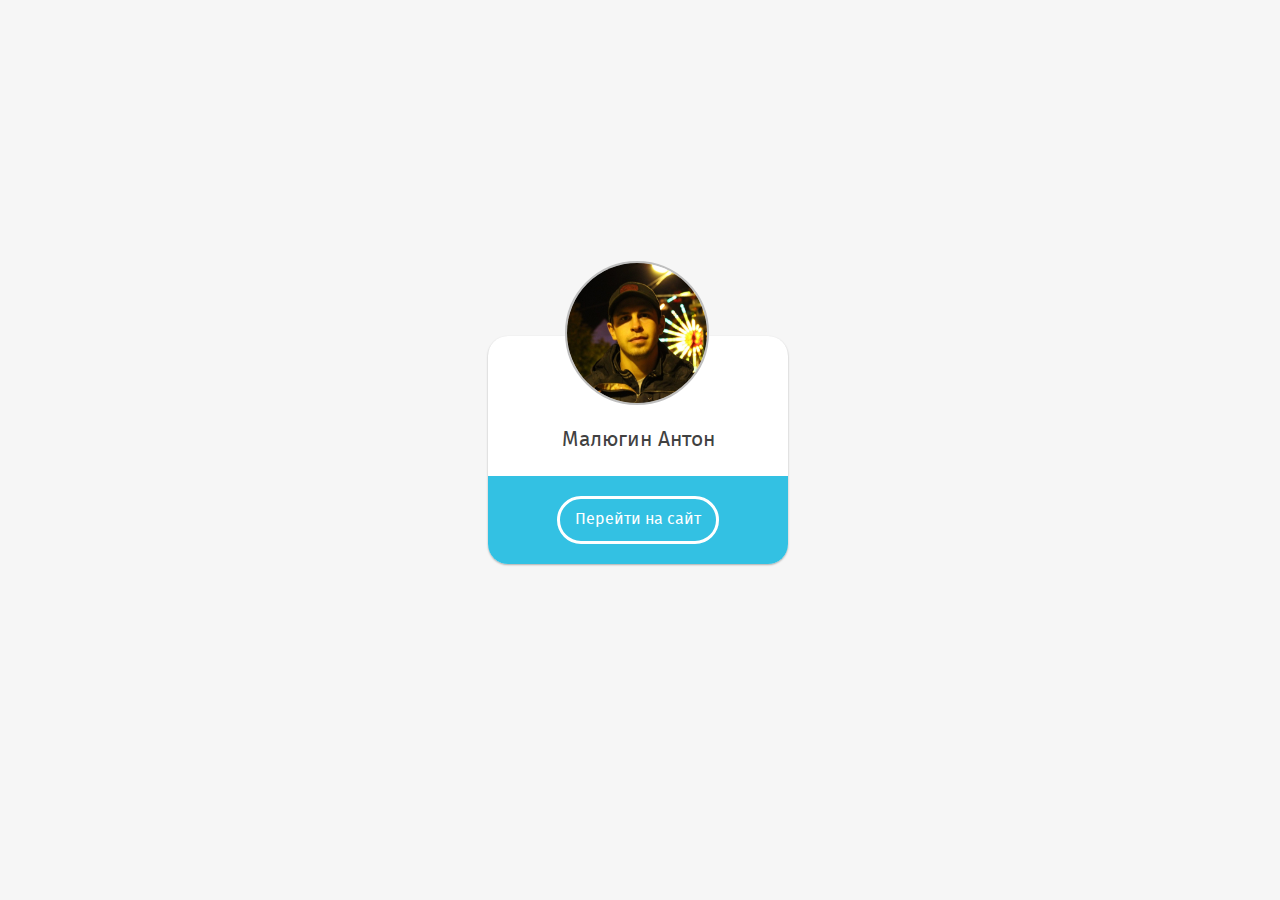
<file: index.html>
<!DOCTYPE html>
<html lang="ru">
<head>
  <meta charset="UTF-8">
  <meta name="viewport" content="width=device-width, initial-scale=1.0">
  <meta http-equiv="X-UA-Compatible" content="ie=edge">
  <title>Добро пожаловать</title>

  <link rel="stylesheet" href="css/main.css">

  <!--[if lt IE 9]>
    <script src="js/moderniz.js"></script>
  <![endif]-->

</head>
<body>
  <div class="wrapper wrapper_auth">
    <div class="auth">
            <div class="auth__avatar">
                <img src="img/content/user.JPG" alt="">
            </div>
            <div class="auth__wrapper">
                <div class="auth__name">
                    Малюгин Антон
                </div>
                <div class="auth__btn">
                    <a href="about.html" class="auth__link">
                        Перейти на сайт
                    </a>
                </div>
            </div>
        </div>
  </div>
</body>
</html>
</file>
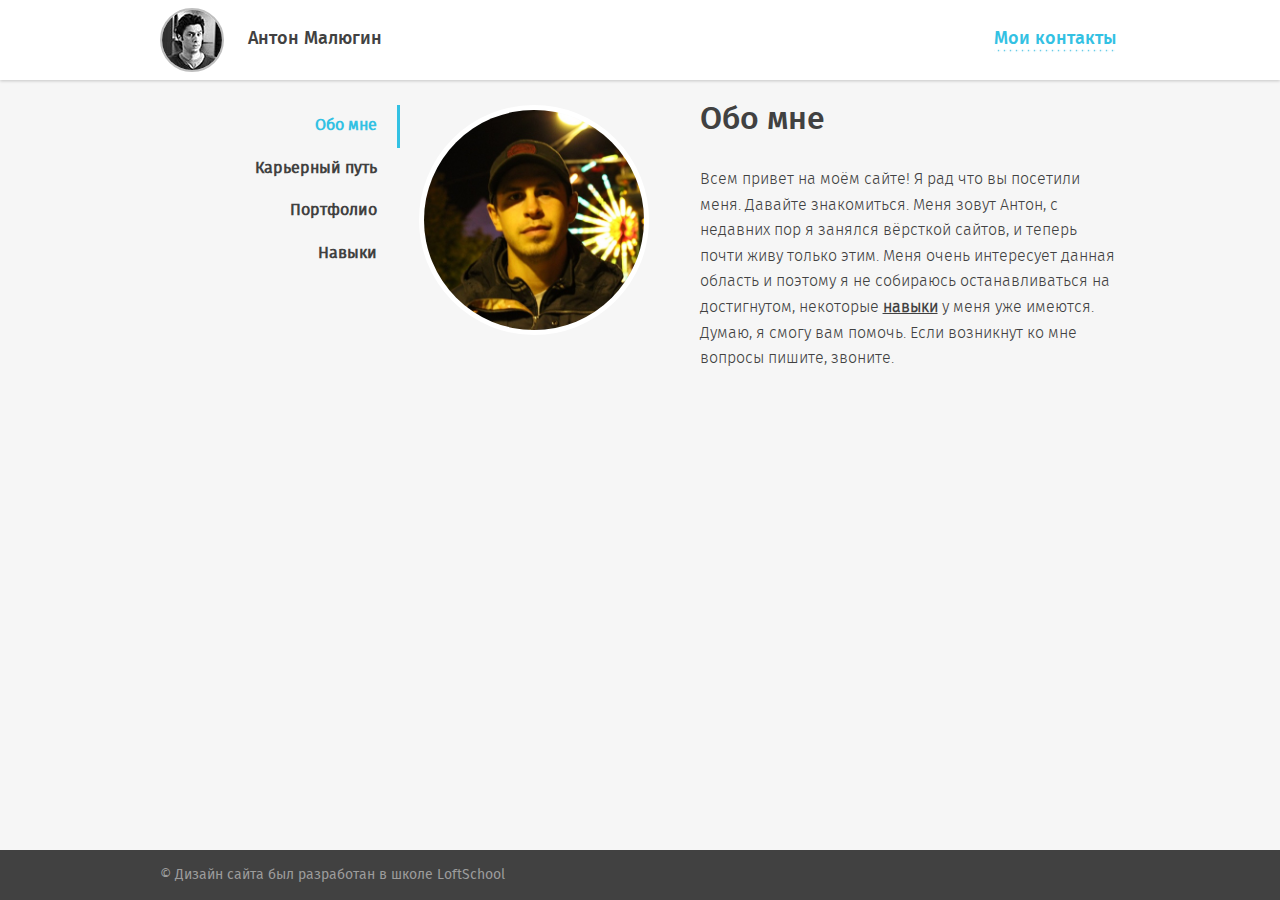
<file: about.html>
<!DOCTYPE html>
<html lang="ru">
<head>
	<meta charset="UTF-8">
	<title>Обо мне</title>
  <meta name="viewport" content="width=device-width, initial-scale=1.0">
  <meta http-equiv="X-UA-Compatible" content="ie=edge">

	<link rel="stylesheet" href="css/main.css">

	<!--[if lt IE 9]>
		<script src="js/modernizr.js"></script>
	<![endif]-->

</head>
<body>

	<div class="wrapper">

			<!--  header -->
			<header class="header">
				<div class="container">
					<div class="header__left">

						<!--  user  -->
						<div class="user">
							<div class="user__avatar">
								<img src="img/content/ava.jpg" alt="">
							</div>
							<div class="user__username">
								Антон Малюгин
							</div>
						</div>

					</div>
					<div class="header__right">

						<!--  contacts  -->
						<div class="contacts">
              <span class="contacts__icon"></span>
							<span class="contacts__link">Мои контакты</span>
							<ul class="contacts__dropdown">
								<li class="contacts__dropdown-item">
									<i class="fa fa-envelope" aria-hidden="true"></i>tocha.malyugin@yandex.ru
								</li>
								<li class="contacts__dropdown-item">
									<i class="fa fa-phone" aria-hidden="true"></i>+7 906 304 10 34
								</li>
								<li class="contacts__dropdown-item">
									<i class="fa fa-skype" aria-hidden="true"></i>anton.m22@outlook.com
								</li>
							</ul>
						</div>

					</div>
				</div>
			</header>
			<div class="content">
				<div class="container">

					<aside class="sidebar">
						<nav class="nav">
							<ul class="nav__list">
								<li class="nav__item">
									<a href="#" class="nav__link nav__link-active">
										<span class="nav__link-text">
											Обо мне
										</span>
									</a>
								</li>
								<li class="nav__item">
									<a href="career.html" class="nav__link">
										<span class="nav__link-text">
											Карьерный путь
										</span>
									</a>
								</li>
								<li class="nav__item">
									<a href="portfolio.html" class="nav__link">
										<span class="nav__link-text">
											Портфолио
										</span>
									</a>
								</li>
                <li class="nav__item">
									<a href="skills.html" class="nav__link">
										<span class="nav__link-text">
											Навыки
										</span>
									</a>
								</li>
							</ul>
						</nav>
					</aside>

					<!-- page-content -->
					<main class="page-content">
						<div class="about">
							<div class="about__left">
								<div class="about__pic">
									<img src="img/content/user.JPG" alt="" class="about__pic-img">
								</div>
							</div>
							<div class="about__right">
								<h1 class="title">
									Обо мне
								</h1>
								<div class="about__desc">
									<p>
										Всем привет на моём сайте! Я рад что вы посетили меня. Давайте знакомиться.
										Меня зовут Антон, с недавних пор я занялся вёрсткой сайтов, и теперь почти живу только этим.
										Меня очень интересует данная область и поэтому я не собираюсь останавливаться на достигнутом,
										некоторые <a href="skills.html" class="about__link">навыки</a> у меня уже имеются.
										Думаю, я смогу вам помочь. Если возникнут ко мне вопросы пишите, звоните.</p>
								</div>
							</div>
						</div>
					</main>

				</div>
			</div>
	</div>

	<footer class="footer">
		<div class="container">
			<div class="footer__left">
				<div class="copyright">
					&copy; Дизайн сайта был разработан в школе LoftSchool
				</div>

			</div>
		</div>
	</footer>

	<!-- scripts -->
	<script src="js/jquery-3.1.1.min.js"></script>
	<script src="js/main.js"></script>
</body>
</html>
</file>
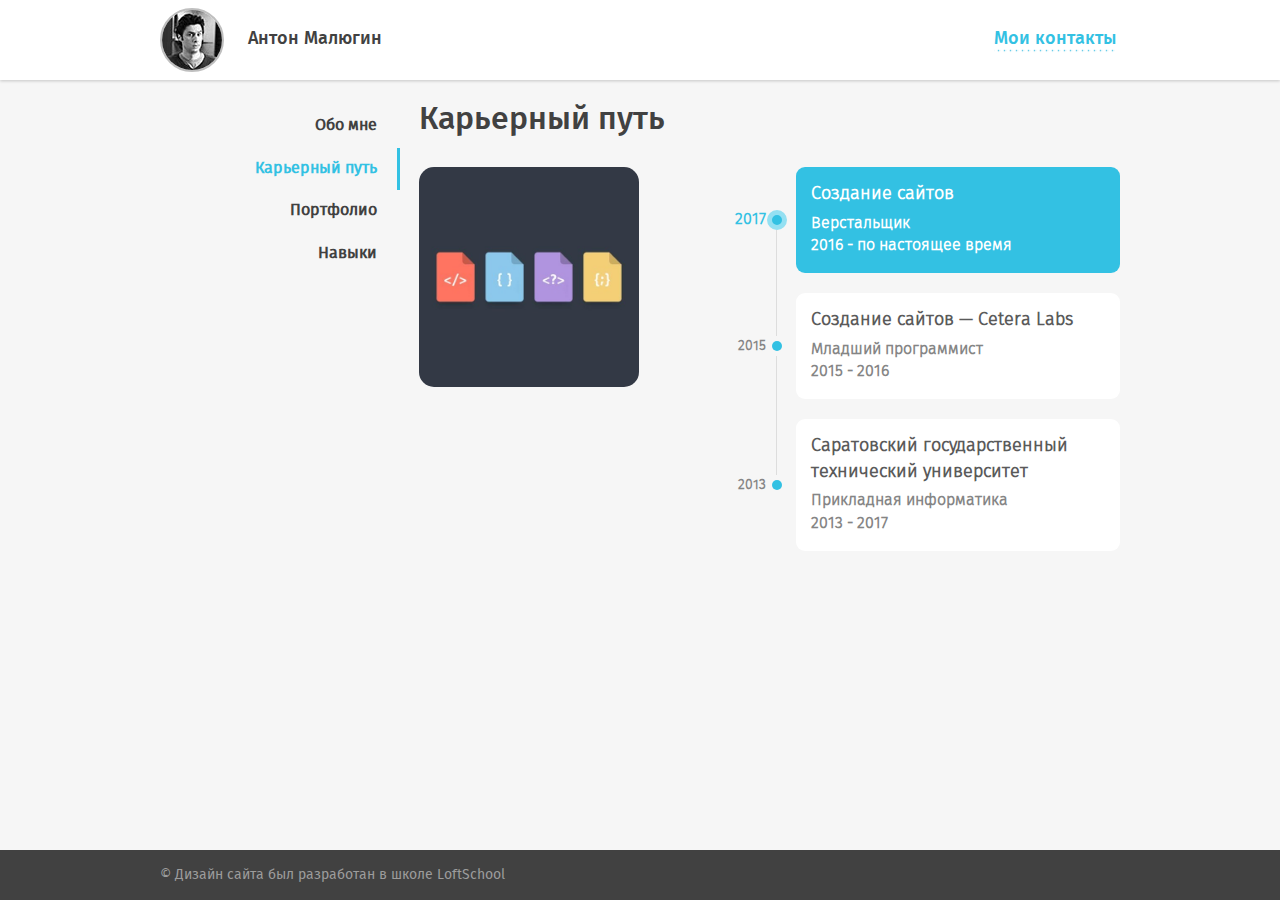
<file: career.html>
<!DOCTYPE html>
<html lang="ru">
<head>
	<meta charset="UTF-8">
	<title>Карьерный путь</title>
  <meta name="viewport" content="width=device-width, initial-scale=1.0">
  <meta http-equiv="X-UA-Compatible" content="ie=edge">

	<link rel="stylesheet" href="css/main.css">

	<!--[if lt IE 9]>
		<script src="js/modernizr.js"></script>
	<![endif]-->

</head>
<body>

	<div class="wrapper">

			<!--  header -->
			<header class="header">
				<div class="container">
					<div class="header__left">

						<!--  user  -->
						<div class="user">
							<div class="user__avatar">
								<img src="img/content/ava.jpg" alt="">
							</div>
							<div class="user__username">
								Антон Малюгин
							</div>
						</div>

					</div>
					<div class="header__right">

						<!--  contacts  -->
						<div class="contacts">
							<span class="contacts__icon"></span>
							<span class="contacts__link">Мои контакты</span>
							<ul class="contacts__dropdown">
								<li class="contacts__dropdown-item">
									<i class="fa fa-envelope" aria-hidden="true"></i>tocha.malyugin@yandex.ru
								</li>
								<li class="contacts__dropdown-item">
									<i class="fa fa-phone" aria-hidden="true"></i>+7 906 304 10 34
								</li>
								<li class="contacts__dropdown-item">
									<i class="fa fa-skype" aria-hidden="true"></i>anton.m22@outlook.com
								</li>
							</ul>
						</div>

					</div>
				</div>
			</header>
			<div class="content">
				<div class="container">

					<aside class="sidebar">
						<nav class="nav">
							<ul class="nav__list">
								<li class="nav__item">
									<a href="about.html" class="nav__link">
										<span class="nav__link-text">
											Обо мне
										</span>
									</a>
								</li>
								<li class="nav__item">
									<a href="#" class="nav__link nav__link-active">
										<span class="nav__link-text">
											Карьерный путь
										</span>
									</a>
								</li>
								<li class="nav__item">
									<a href="portfolio.html" class="nav__link">
										<span class="nav__link-text">
											Портфолио
										</span>
									</a>
								</li>
                <li class="nav__item">
									<a href="skills.html" class="nav__link">
										<span class="nav__link-text">
											Навыки
										</span>
									</a>
								</li>
							</ul>
						</nav>
					</aside>

					<!-- page-content -->
					<main class="page-content">
						<div class="career">
							<h1 class="title">Карьерный путь</h1>
              <div class="career__left">
                <div class="career__pic">
                  <img src="img/content/career-pic_work.jpg" alt="" class="career__pic-img">
                </div>
              </div>
              <div class="career__right">
								<div class="career__tab">

									<ul class="career__list">

										<li class="career__item career__block-active">
											<div class="career__block ">
												<div class="carrer__title">
													Создание сайтов
												</div>
												<div class="career__occupation">
													Верстальщик
												</div>
												<div class="career__date">
													2016 - по настоящее время
												</div>
												<div class="career_year">
													2017
												</div>
											</div>
										</li>
										<li class="career__item">
											<div class="career__block">
												<div class="carrer__title">
													Создание сайтов — Cetera Labs
												</div>
												<div class="career__occupation">
													Младший программист
												</div>
												<div class="career__date">
													2015 - 2016
												</div>
												<div class="career_year">
													2015
												</div>
											</div>
										</li>
										<li class="career__item">
											<div class="career__block">
												<div class="carrer__title">
													Саратовский государственный технический университет
												</div>
												<div class="career__occupation">
													Прикладная информатика
												</div>
												<div class="career__date">
													2013 - 2017
												</div>
												<div class="career_year">
													2013
												</div>
											</div>
										</li>
									</ul>

								</div>

              </div>
						</div>
					</main>

				</div>
			</div>
	</div>

	<footer class="footer">
		<div class="container">
			<div class="footer__left">
				<div class="copyright">
					&copy; Дизайн сайта был разработан в школе LoftSchool
				</div>

			</div>
		</div>
	</footer>

	<!-- scripts -->
	<script src="js/jquery-3.1.1.min.js"></script>
	<script src="js/main.js"></script>
</body>
</html>
</file>
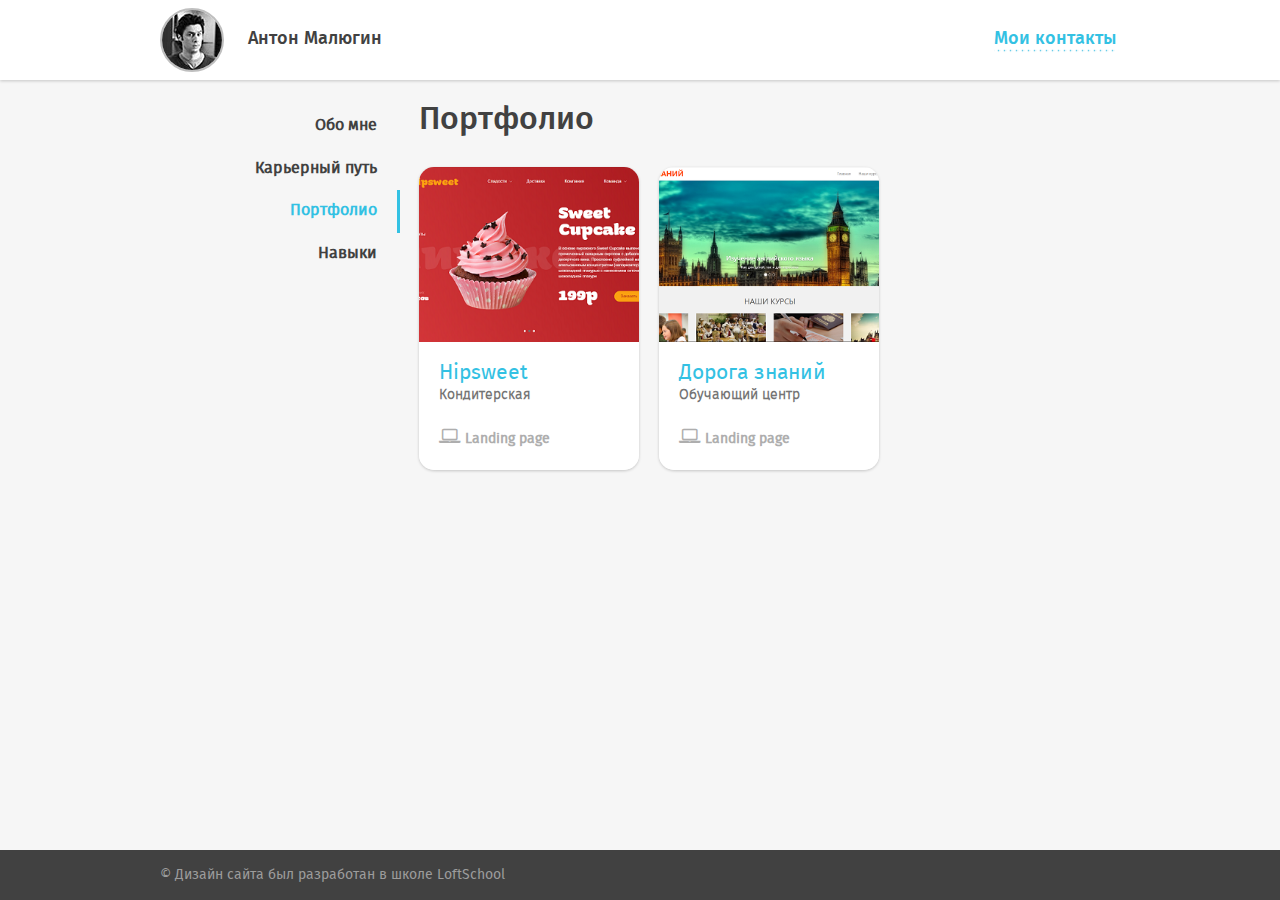
<file: portfolio.html>
<!DOCTYPE html>
<html lang="ru">
<head>
	<meta charset="UTF-8">
	<title>Портфолио</title>
  <meta name="viewport" content="width=device-width, initial-scale=1.0">
  <meta http-equiv="X-UA-Compatible" content="ie=edge">

	<link rel="stylesheet" href="css/main.css">

	<!--[if lt IE 9]>
		<script src="js/modernizr.js"></script>
	<![endif]-->

</head>
<body>

	<div class="wrapper">

			<!--  header -->
			<header class="header">
				<div class="container">
					<div class="header__left">

						<!--  user  -->
						<div class="user">
							<div class="user__avatar">
								<img src="img/content/ava.jpg" alt="">
							</div>
							<div class="user__username">
								Антон Малюгин
							</div>
						</div>

					</div>
					<div class="header__right">

						<!--  contacts  -->
						<div class="contacts">
							<span class="contacts__icon"></span>
							<span class="contacts__link">Мои контакты</span>
							<ul class="contacts__dropdown">
								<li class="contacts__dropdown-item">
									<i class="fa fa-envelope" aria-hidden="true"></i>tocha.malyugin@yandex.ru
								</li>
								<li class="contacts__dropdown-item">
									<i class="fa fa-phone" aria-hidden="true"></i>+7 906 304 10 34
								</li>
								<li class="contacts__dropdown-item">
									<i class="fa fa-skype" aria-hidden="true"></i>anton.m22@outlook.com
								</li>
							</ul>
						</div>

					</div>
				</div>
			</header>
			<div class="content">
				<div class="container">

					<aside class="sidebar">
						<nav class="nav">
							<ul class="nav__list">
								<li class="nav__item">
									<a href="about.html" class="nav__link">
										<span class="nav__link-text">
											Обо мне
										</span>
									</a>
								</li>
								<li class="nav__item">
									<a href="career.html" class="nav__link">
										<span class="nav__link-text">
											Карьерный путь
										</span>
									</a>
								</li>
								<li class="nav__item">
									<a href="#" class="nav__link nav__link-active">
										<span class="nav__link-text">
											Портфолио
										</span>
									</a>
								</li>
                <li class="nav__item">
									<a href="skills.html" class="nav__link">
										<span class="nav__link-text">
											Навыки
										</span>
									</a>
								</li>
							</ul>
						</nav>
					</aside>

					<!-- page-content -->
					<main class="page-content">
						<div class="portfolio">
              <h1 class="title">Портфолио</h1>
              <ul class="portfolio__list">
								<li class="portfolio__item">
                  <a href="https://hipsweet.000webhostapp.com/" class="portfolio__link" target="_blank">
                    <div class="portfolio__pic" style="background-image: url(img/content/portfolio_hipsweet.PNG)"></div>
                    <div class="portfolio__desc">
                      <div class="portfolio__desc-title">
                        Hipsweet
                      </div>
                      <div class="portfolio__desc-text">
                        Кондитерская
                      </div>
                      <div class="portfolio__desc-type">
                        <i class="fa fa-laptop" aria-hidden="true"></i>Landing page
                      </div>
                    </div>
                  </a>
                </li><li class="portfolio__item">
                  <a href="https://firstsite1234.000webhostapp.com" class="portfolio__link" target="_blank">
                    <div class="portfolio__pic" style="background-image: url(img/content/portfolio_centre.PNG)"></div>
                    <div class="portfolio__desc">
                      <div class="portfolio__desc-title">
                        Дорога знаний
                      </div>
                      <div class="portfolio__desc-text">
                        Обучающий центр
                      </div>
                      <div class="portfolio__desc-type">
                        <i class="fa fa-laptop" aria-hidden="true"></i>Landing page
                      </div>
                    </div>
                  </a>
                </li>
              </ul>
						</div>
					</main>

				</div>
			</div>
	</div>

	<footer class="footer">
		<div class="container">
			<div class="footer__left">
				<div class="copyright">
					&copy; Дизайн сайта был разработан в школе LoftSchool
				</div>

			</div>
		</div>
	</footer>

	<!-- scripts -->
	<script src="js/jquery-3.1.1.min.js"></script>
	<script src="js/main.js"></script>
</body>
</html>
</file>
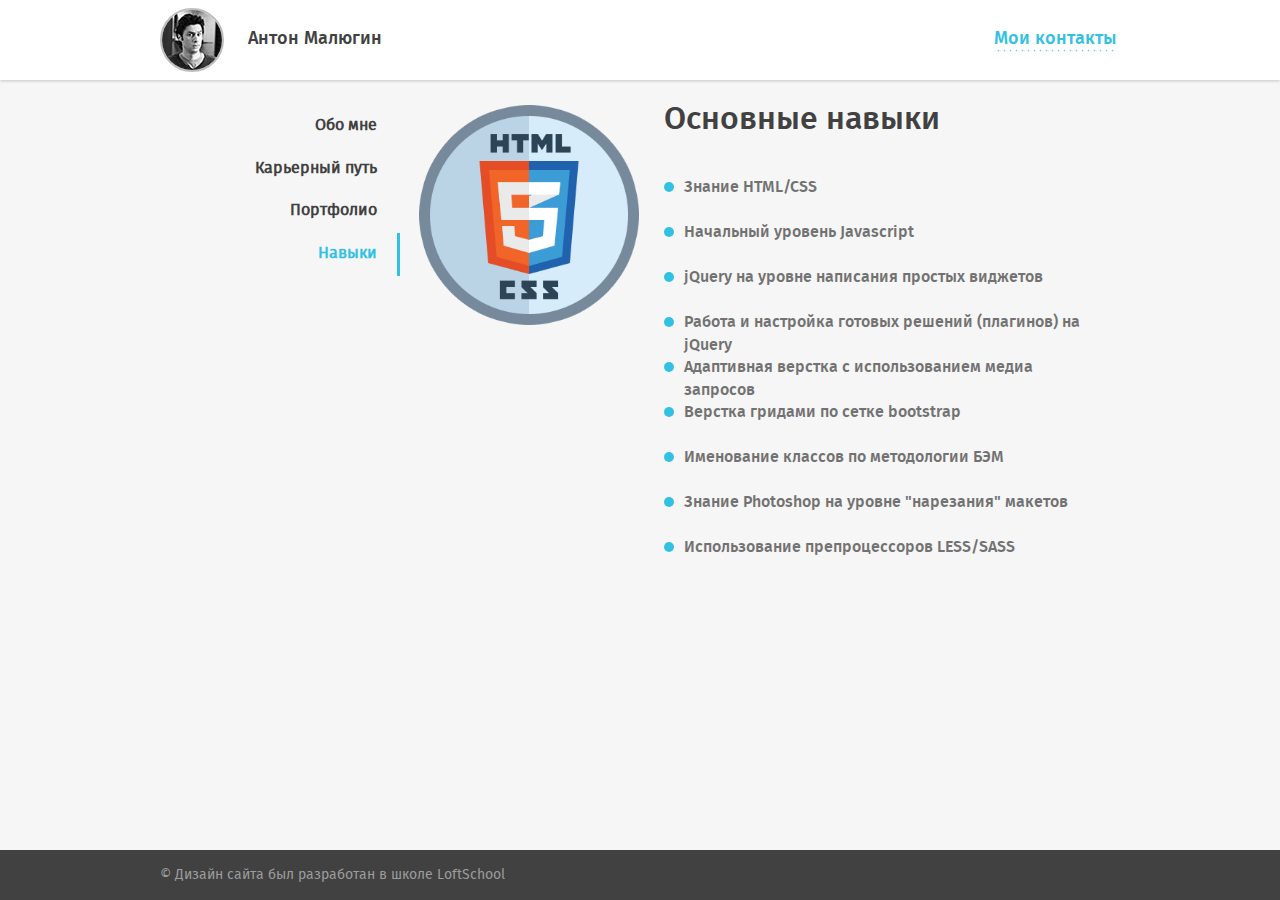
<file: skills.html>
<!DOCTYPE html>
<html lang="ru">
<head>
	<meta charset="UTF-8">
	<title>Навыки</title>
  <meta name="viewport" content="width=device-width, initial-scale=1.0">
  <meta http-equiv="X-UA-Compatible" content="ie=edge">

	<link rel="stylesheet" href="css/main.css">

	<!--[if lt IE 9]>
		<script src="js/modernizr.js"></script>
	<![endif]-->

</head>
<body>

	<div class="wrapper">

			<!--  header -->
			<header class="header">
				<div class="container">
					<div class="header__left">

						<!--  user  -->
						<div class="user">
							<div class="user__avatar">
								<img src="img/content/ava.jpg" alt="">
							</div>
							<div class="user__username">
								Антон Малюгин
							</div>
						</div>

					</div>
					<div class="header__right">

						<!--  contacts  -->
						<div class="contacts">
							<span class="contacts__icon"></span>
							<span class="contacts__link">Мои контакты</span>
							<ul class="contacts__dropdown">
								<li class="contacts__dropdown-item">
									<i class="fa fa-envelope" aria-hidden="true"></i>tocha.malyugin@yandex.ru
								</li>
								<li class="contacts__dropdown-item">
									<i class="fa fa-phone" aria-hidden="true"></i>+7 906 304 10 34
								</li>
								<li class="contacts__dropdown-item">
									<i class="fa fa-skype" aria-hidden="true"></i>anton.m22@outlook.com
								</li>
							</ul>
						</div>

					</div>
				</div>
			</header>
			<div class="content">
				<div class="container">

					<aside class="sidebar">
						<nav class="nav">
							<ul class="nav__list">
								<li class="nav__item">
									<a href="about.html" class="nav__link">
										<span class="nav__link-text">
											Обо мне
										</span>
									</a>
								</li>
								<li class="nav__item">
									<a href="career.html" class="nav__link">
										<span class="nav__link-text">
											Карьерный путь
										</span>
									</a>
								</li>
								<li class="nav__item">
									<a href="portfolio.html" class="nav__link">
										<span class="nav__link-text">
											Портфолио
										</span>
									</a>
								</li>
                <li class="nav__item">
									<a href="#" class="nav__link nav__link-active">
										<span class="nav__link-text">
											Навыки
										</span>
									</a>
								</li>
							</ul>
						</nav>
					</aside>

					<!-- page-content -->
					<main class="page-content">
						<div class="skills">
              <div class="skills__left">
                <div class="skills__pic">
										<img src="img/content/skills_pic.png" alt="">
                </div>
              </div>

              <div class="skills__right">
                <h1 class="title">Основные навыки</h1>
                <ul class="skills__list">
                  <li class="skills__item">Знание HTML/CSS</li>
                  <li class="skills__item">Начальный уровень Javascript</li>
                  <li class="skills__item">jQuery на уровне написания простых виджетов</li>
                  <li class="skills__item">Работа и настройка готовых решений (плагинов) на jQuery</li>
                  <li class="skills__item">Адаптивная верстка с использованием медиа запросов</li>
                  <li class="skills__item">Верстка гридами по сетке bootstrap</li>
                  <li class="skills__item">Именование классов по методологии БЭМ</li>
                  <li class="skills__item">Знание Photoshop на уровне "нарезания" макетов</li>
                  <li class="skills__item">Использование препроцессоров LESS/SASS</li>
                </ul>
              </div>
						</div>
					</main>

				</div>
			</div>
	</div>

	<footer class="footer">
		<div class="container">
			<div class="footer__left">
				<div class="copyright">
					&copy; Дизайн сайта был разработан в школе LoftSchool
				</div>

			</div>
		</div>
	</footer>

	<!-- scripts -->
	<script src="js/jquery-3.1.1.min.js"></script>
	<script src="js/main.js"></script>
</body>
</html>
</file>
<file: css/main.css>
@font-face {
  font-family: 'fira_sansregular';
  src: url("../fonts/firasans-regular-webfont.eot");
  src: url("../fonts/firasans-regular-webfont.eot?#iefix") format("embedded-opentype"), url("../fonts/firasans-regular-webfont.woff2") format("woff2"), url("../fonts/firasans-regular-webfont.woff") format("woff"), url("../fonts/firasans-regular-webfont.ttf") format("truetype"), url("../fonts/firasans-regular-webfont.svg#fira_sansregular") format("svg");
  font-weight: normal;
  font-style: normal; }

@font-face {
  font-family: 'fira_sansbold';
  src: url("../fonts/firasans-bold-webfont.eot");
  src: url("../fonts/firasans-bold-webfont.eot?#iefix") format("embedded-opentype"), url("../fonts/firasans-bold-webfont.woff2") format("woff2"), url("../fonts/firasans-bold-webfont.woff") format("woff"), url("../fonts/firasans-bold-webfont.ttf") format("truetype"), url("../fonts/firasans-bold-webfont.svg#fira_sansbold") format("svg");
  font-weight: normal;
  font-style: normal; }

@font-face {
  font-family: 'fira_sanslight';
  src: url("../fonts/firasans-light-webfont.eot");
  src: url("../fonts/firasans-light-webfont.eot?#iefix") format("embedded-opentype"), url("../fonts/firasans-light-webfont.woff2") format("woff2"), url("../fonts/firasans-light-webfont.woff") format("woff"), url("../fonts/firasans-light-webfont.ttf") format("truetype"), url("../fonts/firasans-light-webfont.svg#fira_sanslight") format("svg");
  font-weight: normal;
  font-style: normal; }

@font-face {
  font-family: 'fira_sansmedium';
  src: url("../fonts/firasans-medium-webfont.eot");
  src: url("../fonts/firasans-medium-webfont.eot?#iefix") format("embedded-opentype"), url("../fonts/firasans-medium-webfont.woff2") format("woff2"), url("../fonts/firasans-medium-webfont.woff") format("woff"), url("../fonts/firasans-medium-webfont.ttf") format("truetype"), url("../fonts/firasans-medium-webfont.svg#fira_sansmedium") format("svg");
  font-weight: normal;
  font-style: normal; }

.header:after {
  content: "";
  display: block;
  clear: both; }

/*! normalize.css v3.0.3 | MIT License | github.com/necolas/normalize.css */
/**
 * 1. Set default font family to sans-serif.
 * 2. Prevent iOS and IE text size adjust after device orientation change,
 *    without disabling user zoom.
 */
html {
  font-family: sans-serif;
  /* 1 */
  -ms-text-size-adjust: 100%;
  /* 2 */
  -webkit-text-size-adjust: 100%;
  /* 2 */ }

/**
 * Remove default margin.
 */
body {
  margin: 0; }

/* HTML5 display definitions
   ========================================================================== */
/**
 * Correct `block` display not defined for any HTML5 element in IE 8/9.
 * Correct `block` display not defined for `details` or `summary` in IE 10/11
 * and Firefox.
 * Correct `block` display not defined for `main` in IE 11.
 */
article,
aside,
details,
figcaption,
figure,
footer,
header,
hgroup,
main,
menu,
nav,
section,
summary {
  display: block; }

/**
 * 1. Correct `inline-block` display not defined in IE 8/9.
 * 2. Normalize vertical alignment of `progress` in Chrome, Firefox, and Opera.
 */
audio,
canvas,
progress,
video {
  display: inline-block;
  /* 1 */
  vertical-align: baseline;
  /* 2 */ }

/**
 * Prevent modern browsers from displaying `audio` without controls.
 * Remove excess height in iOS 5 devices.
 */
audio:not([controls]) {
  display: none;
  height: 0; }

/**
 * Address `[hidden]` styling not present in IE 8/9/10.
 * Hide the `template` element in IE 8/9/10/11, Safari, and Firefox < 22.
 */
[hidden],
template {
  display: none; }

/* Links
   ========================================================================== */
/**
 * Remove the gray background color from active links in IE 10.
 */
a {
  background-color: transparent; }

/**
 * Improve readability of focused elements when they are also in an
 * active/hover state.
 */
a:active,
a:hover {
  outline: 0; }

/* Text-level semantics
   ========================================================================== */
/**
 * Address styling not present in IE 8/9/10/11, Safari, and Chrome.
 */
abbr[title] {
  border-bottom: 1px dotted; }

/**
 * Address style set to `bolder` in Firefox 4+, Safari, and Chrome.
 */
b,
strong {
  font-weight: bold; }

/**
 * Address styling not present in Safari and Chrome.
 */
dfn {
  font-style: italic; }

/**
 * Address variable `h1` font-size and margin within `section` and `article`
 * contexts in Firefox 4+, Safari, and Chrome.
 */
h1 {
  font-size: 2em;
  margin: 0.67em 0; }

/**
 * Address styling not present in IE 8/9.
 */
mark {
  background: #ff0;
  color: #000; }

/**
 * Address inconsistent and variable font size in all browsers.
 */
small {
  font-size: 80%; }

/**
 * Prevent `sub` and `sup` affecting `line-height` in all browsers.
 */
sub,
sup {
  font-size: 75%;
  line-height: 0;
  position: relative;
  vertical-align: baseline; }

sup {
  top: -0.5em; }

sub {
  bottom: -0.25em; }

/* Embedded content
   ========================================================================== */
/**
 * Remove border when inside `a` element in IE 8/9/10.
 */
img {
  border: 0; }

/**
 * Correct overflow not hidden in IE 9/10/11.
 */
svg:not(:root) {
  overflow: hidden; }

/* Grouping content
   ========================================================================== */
/**
 * Address margin not present in IE 8/9 and Safari.
 */
figure {
  margin: 1em 40px; }

/**
 * Address differences between Firefox and other browsers.
 */
hr {
  box-sizing: content-box;
  height: 0; }

/**
 * Contain overflow in all browsers.
 */
pre {
  overflow: auto; }

/**
 * Address odd `em`-unit font size rendering in all browsers.
 */
code,
kbd,
pre,
samp {
  font-family: monospace, monospace;
  font-size: 1em; }

/* Forms
   ========================================================================== */
/**
 * Known limitation: by default, Chrome and Safari on OS X allow very limited
 * styling of `select`, unless a `border` property is set.
 */
/**
 * 1. Correct color not being inherited.
 *    Known issue: affects color of disabled elements.
 * 2. Correct font properties not being inherited.
 * 3. Address margins set differently in Firefox 4+, Safari, and Chrome.
 */
button,
input,
optgroup,
select,
textarea {
  color: inherit;
  /* 1 */
  font: inherit;
  /* 2 */
  margin: 0;
  /* 3 */ }

/**
 * Address `overflow` set to `hidden` in IE 8/9/10/11.
 */
button {
  overflow: visible; }

/**
 * Address inconsistent `text-transform` inheritance for `button` and `select`.
 * All other form control elements do not inherit `text-transform` values.
 * Correct `button` style inheritance in Firefox, IE 8/9/10/11, and Opera.
 * Correct `select` style inheritance in Firefox.
 */
button,
select {
  text-transform: none; }

/**
 * 1. Avoid the WebKit bug in Android 4.0.* where (2) destroys native `audio`
 *    and `video` controls.
 * 2. Correct inability to style clickable `input` types in iOS.
 * 3. Improve usability and consistency of cursor style between image-type
 *    `input` and others.
 */
button,
html input[type="button"],
input[type="reset"],
input[type="submit"] {
  -webkit-appearance: button;
  /* 2 */
  cursor: pointer;
  /* 3 */ }

/**
 * Re-set default cursor for disabled elements.
 */
button[disabled],
html input[disabled] {
  cursor: default; }

/**
 * Remove inner padding and border in Firefox 4+.
 */
button::-moz-focus-inner,
input::-moz-focus-inner {
  border: 0;
  padding: 0; }

/**
 * Address Firefox 4+ setting `line-height` on `input` using `!important` in
 * the UA stylesheet.
 */
input {
  line-height: normal; }

/**
 * It's recommended that you don't attempt to style these elements.
 * Firefox's implementation doesn't respect box-sizing, padding, or width.
 *
 * 1. Address box sizing set to `content-box` in IE 8/9/10.
 * 2. Remove excess padding in IE 8/9/10.
 */
input[type="checkbox"],
input[type="radio"] {
  box-sizing: border-box;
  /* 1 */
  padding: 0;
  /* 2 */ }

/**
 * Fix the cursor style for Chrome's increment/decrement buttons. For certain
 * `font-size` values of the `input`, it causes the cursor style of the
 * decrement button to change from `default` to `text`.
 */
input[type="number"]::-webkit-inner-spin-button,
input[type="number"]::-webkit-outer-spin-button {
  height: auto; }

/**
 * 1. Address `appearance` set to `searchfield` in Safari and Chrome.
 * 2. Address `box-sizing` set to `border-box` in Safari and Chrome.
 */
input[type="search"] {
  -webkit-appearance: textfield;
  /* 1 */
  box-sizing: content-box;
  /* 2 */ }

/**
 * Remove inner padding and search cancel button in Safari and Chrome on OS X.
 * Safari (but not Chrome) clips the cancel button when the search input has
 * padding (and `textfield` appearance).
 */
input[type="search"]::-webkit-search-cancel-button,
input[type="search"]::-webkit-search-decoration {
  -webkit-appearance: none; }

/**
 * Define consistent border, margin, and padding.
 */
fieldset {
  border: 1px solid #c0c0c0;
  margin: 0 2px;
  padding: 0.35em 0.625em 0.75em; }

/**
 * 1. Correct `color` not being inherited in IE 8/9/10/11.
 * 2. Remove padding so people aren't caught out if they zero out fieldsets.
 */
legend {
  border: 0;
  /* 1 */
  padding: 0;
  /* 2 */ }

/**
 * Remove default vertical scrollbar in IE 8/9/10/11.
 */
textarea {
  overflow: auto; }

/**
 * Don't inherit the `font-weight` (applied by a rule above).
 * NOTE: the default cannot safely be changed in Chrome and Safari on OS X.
 */
optgroup {
  font-weight: bold; }

/* Tables
   ========================================================================== */
/**
 * Remove most spacing between table cells.
 */
table {
  border-collapse: collapse;
  border-spacing: 0; }

td,
th {
  padding: 0; }

html {
  font-size: 16px; }

body {
  font-family: "fira_sansregular", Helvetica, serif;
  -webkit-font-smoothing: antialiased;
  line-height: 1.42;
  background: #f6f6f6; }

html, body {
  width: 100%;
  height: 100%; }

.wrapper {
  min-height: 100%;
  overflow: hidden;
  position: relative; }

.wrapper:after {
  content: "";
  height: 50px;
  display: block; }

.container {
  margin: 0 auto;
  max-width: 960px; }

ul {
  padding: 0;
  margin: 0; }

li {
  list-style: none; }

p {
  margin-top: 0; }

h1, h2, h3, h4, h5, h6 {
  line-height: 1;
  margin-top: 0;
  font-weight: normal; }

a {
  text-decoration: none; }

/*!
 *  Font Awesome 4.7.0 by @davegandy - http://fontawesome.io - @fontawesome
 *  License - http://fontawesome.io/license (Font: SIL OFL 1.1, CSS: MIT License)
 */
/* FONT PATH
 * -------------------------- */
@font-face {
  font-family: 'FontAwesome';
  src: url("../fonts/fontawesome-webfont.eot?v=4.7.0");
  src: url("../fonts/fontawesome-webfont.eot?#iefix&v=4.7.0") format("embedded-opentype"), url("../fonts/fontawesome-webfont.woff2?v=4.7.0") format("woff2"), url("../fonts/fontawesome-webfont.woff?v=4.7.0") format("woff"), url("../fonts/fontawesome-webfont.ttf?v=4.7.0") format("truetype"), url("../fonts/fontawesome-webfont.svg?v=4.7.0#fontawesomeregular") format("svg");
  font-weight: normal;
  font-style: normal; }

.fa {
  display: inline-block;
  font: normal normal normal 14px/1 FontAwesome;
  font-size: inherit;
  text-rendering: auto;
  -webkit-font-smoothing: antialiased;
  -moz-osx-font-smoothing: grayscale; }

/* makes the font 33% larger relative to the icon container */
.fa-lg {
  font-size: 1.33333333em;
  line-height: 0.75em;
  vertical-align: -15%; }

.fa-2x {
  font-size: 2em; }

.fa-3x {
  font-size: 3em; }

.fa-4x {
  font-size: 4em; }

.fa-5x {
  font-size: 5em; }

.fa-fw {
  width: 1.28571429em;
  text-align: center; }

.fa-ul {
  padding-left: 0;
  margin-left: 2.14285714em;
  list-style-type: none; }

.fa-ul > li {
  position: relative; }

.fa-li {
  position: absolute;
  left: -2.14285714em;
  width: 2.14285714em;
  top: 0.14285714em;
  text-align: center; }

.fa-li.fa-lg {
  left: -1.85714286em; }

.fa-border {
  padding: .2em .25em .15em;
  border: solid 0.08em #eeeeee;
  border-radius: .1em; }

.fa-pull-left {
  float: left; }

.fa-pull-right {
  float: right; }

.fa.fa-pull-left {
  margin-right: .3em; }

.fa.fa-pull-right {
  margin-left: .3em; }

/* Deprecated as of 4.4.0 */
.pull-right {
  float: right; }

.pull-left {
  float: left; }

.fa.pull-left {
  margin-right: .3em; }

.fa.pull-right {
  margin-left: .3em; }

.fa-spin {
  -webkit-animation: fa-spin 2s infinite linear;
  animation: fa-spin 2s infinite linear; }

.fa-pulse {
  -webkit-animation: fa-spin 1s infinite steps(8);
  animation: fa-spin 1s infinite steps(8); }

@-webkit-keyframes fa-spin {
  0% {
    -webkit-transform: rotate(0deg);
    transform: rotate(0deg); }
  100% {
    -webkit-transform: rotate(359deg);
    transform: rotate(359deg); } }

@keyframes fa-spin {
  0% {
    -webkit-transform: rotate(0deg);
    transform: rotate(0deg); }
  100% {
    -webkit-transform: rotate(359deg);
    transform: rotate(359deg); } }

.fa-rotate-90 {
  -ms-filter: "progid:DXImageTransform.Microsoft.BasicImage(rotation=1)";
  -webkit-transform: rotate(90deg);
  -ms-transform: rotate(90deg);
  transform: rotate(90deg); }

.fa-rotate-180 {
  -ms-filter: "progid:DXImageTransform.Microsoft.BasicImage(rotation=2)";
  -webkit-transform: rotate(180deg);
  -ms-transform: rotate(180deg);
  transform: rotate(180deg); }

.fa-rotate-270 {
  -ms-filter: "progid:DXImageTransform.Microsoft.BasicImage(rotation=3)";
  -webkit-transform: rotate(270deg);
  -ms-transform: rotate(270deg);
  transform: rotate(270deg); }

.fa-flip-horizontal {
  -ms-filter: "progid:DXImageTransform.Microsoft.BasicImage(rotation=0, mirror=1)";
  -webkit-transform: scale(-1, 1);
  -ms-transform: scale(-1, 1);
  transform: scale(-1, 1); }

.fa-flip-vertical {
  -ms-filter: "progid:DXImageTransform.Microsoft.BasicImage(rotation=2, mirror=1)";
  -webkit-transform: scale(1, -1);
  -ms-transform: scale(1, -1);
  transform: scale(1, -1); }

:root .fa-rotate-90,
:root .fa-rotate-180,
:root .fa-rotate-270,
:root .fa-flip-horizontal,
:root .fa-flip-vertical {
  -webkit-filter: none;
  filter: none; }

.fa-stack {
  position: relative;
  display: inline-block;
  width: 2em;
  height: 2em;
  line-height: 2em;
  vertical-align: middle; }

.fa-stack-1x,
.fa-stack-2x {
  position: absolute;
  left: 0;
  width: 100%;
  text-align: center; }

.fa-stack-1x {
  line-height: inherit; }

.fa-stack-2x {
  font-size: 2em; }

.fa-inverse {
  color: #ffffff; }

/* Font Awesome uses the Unicode Private Use Area (PUA) to ensure screen
   readers do not read off random characters that represent icons */
.fa-glass:before {
  content: "\f000"; }

.fa-music:before {
  content: "\f001"; }

.fa-search:before {
  content: "\f002"; }

.fa-envelope-o:before {
  content: "\f003"; }

.fa-heart:before {
  content: "\f004"; }

.fa-star:before {
  content: "\f005"; }

.fa-star-o:before {
  content: "\f006"; }

.fa-user:before {
  content: "\f007"; }

.fa-film:before {
  content: "\f008"; }

.fa-th-large:before {
  content: "\f009"; }

.fa-th:before {
  content: "\f00a"; }

.fa-th-list:before {
  content: "\f00b"; }

.fa-check:before {
  content: "\f00c"; }

.fa-remove:before,
.fa-close:before,
.fa-times:before {
  content: "\f00d"; }

.fa-search-plus:before {
  content: "\f00e"; }

.fa-search-minus:before {
  content: "\f010"; }

.fa-power-off:before {
  content: "\f011"; }

.fa-signal:before {
  content: "\f012"; }

.fa-gear:before,
.fa-cog:before {
  content: "\f013"; }

.fa-trash-o:before {
  content: "\f014"; }

.fa-home:before {
  content: "\f015"; }

.fa-file-o:before {
  content: "\f016"; }

.fa-clock-o:before {
  content: "\f017"; }

.fa-road:before {
  content: "\f018"; }

.fa-download:before {
  content: "\f019"; }

.fa-arrow-circle-o-down:before {
  content: "\f01a"; }

.fa-arrow-circle-o-up:before {
  content: "\f01b"; }

.fa-inbox:before {
  content: "\f01c"; }

.fa-play-circle-o:before {
  content: "\f01d"; }

.fa-rotate-right:before,
.fa-repeat:before {
  content: "\f01e"; }

.fa-refresh:before {
  content: "\f021"; }

.fa-list-alt:before {
  content: "\f022"; }

.fa-lock:before {
  content: "\f023"; }

.fa-flag:before {
  content: "\f024"; }

.fa-headphones:before {
  content: "\f025"; }

.fa-volume-off:before {
  content: "\f026"; }

.fa-volume-down:before {
  content: "\f027"; }

.fa-volume-up:before {
  content: "\f028"; }

.fa-qrcode:before {
  content: "\f029"; }

.fa-barcode:before {
  content: "\f02a"; }

.fa-tag:before {
  content: "\f02b"; }

.fa-tags:before {
  content: "\f02c"; }

.fa-book:before {
  content: "\f02d"; }

.fa-bookmark:before {
  content: "\f02e"; }

.fa-print:before {
  content: "\f02f"; }

.fa-camera:before {
  content: "\f030"; }

.fa-font:before {
  content: "\f031"; }

.fa-bold:before {
  content: "\f032"; }

.fa-italic:before {
  content: "\f033"; }

.fa-text-height:before {
  content: "\f034"; }

.fa-text-width:before {
  content: "\f035"; }

.fa-align-left:before {
  content: "\f036"; }

.fa-align-center:before {
  content: "\f037"; }

.fa-align-right:before {
  content: "\f038"; }

.fa-align-justify:before {
  content: "\f039"; }

.fa-list:before {
  content: "\f03a"; }

.fa-dedent:before,
.fa-outdent:before {
  content: "\f03b"; }

.fa-indent:before {
  content: "\f03c"; }

.fa-video-camera:before {
  content: "\f03d"; }

.fa-photo:before,
.fa-image:before,
.fa-picture-o:before {
  content: "\f03e"; }

.fa-pencil:before {
  content: "\f040"; }

.fa-map-marker:before {
  content: "\f041"; }

.fa-adjust:before {
  content: "\f042"; }

.fa-tint:before {
  content: "\f043"; }

.fa-edit:before,
.fa-pencil-square-o:before {
  content: "\f044"; }

.fa-share-square-o:before {
  content: "\f045"; }

.fa-check-square-o:before {
  content: "\f046"; }

.fa-arrows:before {
  content: "\f047"; }

.fa-step-backward:before {
  content: "\f048"; }

.fa-fast-backward:before {
  content: "\f049"; }

.fa-backward:before {
  content: "\f04a"; }

.fa-play:before {
  content: "\f04b"; }

.fa-pause:before {
  content: "\f04c"; }

.fa-stop:before {
  content: "\f04d"; }

.fa-forward:before {
  content: "\f04e"; }

.fa-fast-forward:before {
  content: "\f050"; }

.fa-step-forward:before {
  content: "\f051"; }

.fa-eject:before {
  content: "\f052"; }

.fa-chevron-left:before {
  content: "\f053"; }

.fa-chevron-right:before {
  content: "\f054"; }

.fa-plus-circle:before {
  content: "\f055"; }

.fa-minus-circle:before {
  content: "\f056"; }

.fa-times-circle:before {
  content: "\f057"; }

.fa-check-circle:before {
  content: "\f058"; }

.fa-question-circle:before {
  content: "\f059"; }

.fa-info-circle:before {
  content: "\f05a"; }

.fa-crosshairs:before {
  content: "\f05b"; }

.fa-times-circle-o:before {
  content: "\f05c"; }

.fa-check-circle-o:before {
  content: "\f05d"; }

.fa-ban:before {
  content: "\f05e"; }

.fa-arrow-left:before {
  content: "\f060"; }

.fa-arrow-right:before {
  content: "\f061"; }

.fa-arrow-up:before {
  content: "\f062"; }

.fa-arrow-down:before {
  content: "\f063"; }

.fa-mail-forward:before,
.fa-share:before {
  content: "\f064"; }

.fa-expand:before {
  content: "\f065"; }

.fa-compress:before {
  content: "\f066"; }

.fa-plus:before {
  content: "\f067"; }

.fa-minus:before {
  content: "\f068"; }

.fa-asterisk:before {
  content: "\f069"; }

.fa-exclamation-circle:before {
  content: "\f06a"; }

.fa-gift:before {
  content: "\f06b"; }

.fa-leaf:before {
  content: "\f06c"; }

.fa-fire:before {
  content: "\f06d"; }

.fa-eye:before {
  content: "\f06e"; }

.fa-eye-slash:before {
  content: "\f070"; }

.fa-warning:before,
.fa-exclamation-triangle:before {
  content: "\f071"; }

.fa-plane:before {
  content: "\f072"; }

.fa-calendar:before {
  content: "\f073"; }

.fa-random:before {
  content: "\f074"; }

.fa-comment:before {
  content: "\f075"; }

.fa-magnet:before {
  content: "\f076"; }

.fa-chevron-up:before {
  content: "\f077"; }

.fa-chevron-down:before {
  content: "\f078"; }

.fa-retweet:before {
  content: "\f079"; }

.fa-shopping-cart:before {
  content: "\f07a"; }

.fa-folder:before {
  content: "\f07b"; }

.fa-folder-open:before {
  content: "\f07c"; }

.fa-arrows-v:before {
  content: "\f07d"; }

.fa-arrows-h:before {
  content: "\f07e"; }

.fa-bar-chart-o:before,
.fa-bar-chart:before {
  content: "\f080"; }

.fa-twitter-square:before {
  content: "\f081"; }

.fa-facebook-square:before {
  content: "\f082"; }

.fa-camera-retro:before {
  content: "\f083"; }

.fa-key:before {
  content: "\f084"; }

.fa-gears:before,
.fa-cogs:before {
  content: "\f085"; }

.fa-comments:before {
  content: "\f086"; }

.fa-thumbs-o-up:before {
  content: "\f087"; }

.fa-thumbs-o-down:before {
  content: "\f088"; }

.fa-star-half:before {
  content: "\f089"; }

.fa-heart-o:before {
  content: "\f08a"; }

.fa-sign-out:before {
  content: "\f08b"; }

.fa-linkedin-square:before {
  content: "\f08c"; }

.fa-thumb-tack:before {
  content: "\f08d"; }

.fa-external-link:before {
  content: "\f08e"; }

.fa-sign-in:before {
  content: "\f090"; }

.fa-trophy:before {
  content: "\f091"; }

.fa-github-square:before {
  content: "\f092"; }

.fa-upload:before {
  content: "\f093"; }

.fa-lemon-o:before {
  content: "\f094"; }

.fa-phone:before {
  content: "\f095"; }

.fa-square-o:before {
  content: "\f096"; }

.fa-bookmark-o:before {
  content: "\f097"; }

.fa-phone-square:before {
  content: "\f098"; }

.fa-twitter:before {
  content: "\f099"; }

.fa-facebook-f:before,
.fa-facebook:before {
  content: "\f09a"; }

.fa-github:before {
  content: "\f09b"; }

.fa-unlock:before {
  content: "\f09c"; }

.fa-credit-card:before {
  content: "\f09d"; }

.fa-feed:before,
.fa-rss:before {
  content: "\f09e"; }

.fa-hdd-o:before {
  content: "\f0a0"; }

.fa-bullhorn:before {
  content: "\f0a1"; }

.fa-bell:before {
  content: "\f0f3"; }

.fa-certificate:before {
  content: "\f0a3"; }

.fa-hand-o-right:before {
  content: "\f0a4"; }

.fa-hand-o-left:before {
  content: "\f0a5"; }

.fa-hand-o-up:before {
  content: "\f0a6"; }

.fa-hand-o-down:before {
  content: "\f0a7"; }

.fa-arrow-circle-left:before {
  content: "\f0a8"; }

.fa-arrow-circle-right:before {
  content: "\f0a9"; }

.fa-arrow-circle-up:before {
  content: "\f0aa"; }

.fa-arrow-circle-down:before {
  content: "\f0ab"; }

.fa-globe:before {
  content: "\f0ac"; }

.fa-wrench:before {
  content: "\f0ad"; }

.fa-tasks:before {
  content: "\f0ae"; }

.fa-filter:before {
  content: "\f0b0"; }

.fa-briefcase:before {
  content: "\f0b1"; }

.fa-arrows-alt:before {
  content: "\f0b2"; }

.fa-group:before,
.fa-users:before {
  content: "\f0c0"; }

.fa-chain:before,
.fa-link:before {
  content: "\f0c1"; }

.fa-cloud:before {
  content: "\f0c2"; }

.fa-flask:before {
  content: "\f0c3"; }

.fa-cut:before,
.fa-scissors:before {
  content: "\f0c4"; }

.fa-copy:before,
.fa-files-o:before {
  content: "\f0c5"; }

.fa-paperclip:before {
  content: "\f0c6"; }

.fa-save:before,
.fa-floppy-o:before {
  content: "\f0c7"; }

.fa-square:before {
  content: "\f0c8"; }

.fa-navicon:before,
.fa-reorder:before,
.fa-bars:before {
  content: "\f0c9"; }

.fa-list-ul:before {
  content: "\f0ca"; }

.fa-list-ol:before {
  content: "\f0cb"; }

.fa-strikethrough:before {
  content: "\f0cc"; }

.fa-underline:before {
  content: "\f0cd"; }

.fa-table:before {
  content: "\f0ce"; }

.fa-magic:before {
  content: "\f0d0"; }

.fa-truck:before {
  content: "\f0d1"; }

.fa-pinterest:before {
  content: "\f0d2"; }

.fa-pinterest-square:before {
  content: "\f0d3"; }

.fa-google-plus-square:before {
  content: "\f0d4"; }

.fa-google-plus:before {
  content: "\f0d5"; }

.fa-money:before {
  content: "\f0d6"; }

.fa-caret-down:before {
  content: "\f0d7"; }

.fa-caret-up:before {
  content: "\f0d8"; }

.fa-caret-left:before {
  content: "\f0d9"; }

.fa-caret-right:before {
  content: "\f0da"; }

.fa-columns:before {
  content: "\f0db"; }

.fa-unsorted:before,
.fa-sort:before {
  content: "\f0dc"; }

.fa-sort-down:before,
.fa-sort-desc:before {
  content: "\f0dd"; }

.fa-sort-up:before,
.fa-sort-asc:before {
  content: "\f0de"; }

.fa-envelope:before {
  content: "\f0e0"; }

.fa-linkedin:before {
  content: "\f0e1"; }

.fa-rotate-left:before,
.fa-undo:before {
  content: "\f0e2"; }

.fa-legal:before,
.fa-gavel:before {
  content: "\f0e3"; }

.fa-dashboard:before,
.fa-tachometer:before {
  content: "\f0e4"; }

.fa-comment-o:before {
  content: "\f0e5"; }

.fa-comments-o:before {
  content: "\f0e6"; }

.fa-flash:before,
.fa-bolt:before {
  content: "\f0e7"; }

.fa-sitemap:before {
  content: "\f0e8"; }

.fa-umbrella:before {
  content: "\f0e9"; }

.fa-paste:before,
.fa-clipboard:before {
  content: "\f0ea"; }

.fa-lightbulb-o:before {
  content: "\f0eb"; }

.fa-exchange:before {
  content: "\f0ec"; }

.fa-cloud-download:before {
  content: "\f0ed"; }

.fa-cloud-upload:before {
  content: "\f0ee"; }

.fa-user-md:before {
  content: "\f0f0"; }

.fa-stethoscope:before {
  content: "\f0f1"; }

.fa-suitcase:before {
  content: "\f0f2"; }

.fa-bell-o:before {
  content: "\f0a2"; }

.fa-coffee:before {
  content: "\f0f4"; }

.fa-cutlery:before {
  content: "\f0f5"; }

.fa-file-text-o:before {
  content: "\f0f6"; }

.fa-building-o:before {
  content: "\f0f7"; }

.fa-hospital-o:before {
  content: "\f0f8"; }

.fa-ambulance:before {
  content: "\f0f9"; }

.fa-medkit:before {
  content: "\f0fa"; }

.fa-fighter-jet:before {
  content: "\f0fb"; }

.fa-beer:before {
  content: "\f0fc"; }

.fa-h-square:before {
  content: "\f0fd"; }

.fa-plus-square:before {
  content: "\f0fe"; }

.fa-angle-double-left:before {
  content: "\f100"; }

.fa-angle-double-right:before {
  content: "\f101"; }

.fa-angle-double-up:before {
  content: "\f102"; }

.fa-angle-double-down:before {
  content: "\f103"; }

.fa-angle-left:before {
  content: "\f104"; }

.fa-angle-right:before {
  content: "\f105"; }

.fa-angle-up:before {
  content: "\f106"; }

.fa-angle-down:before {
  content: "\f107"; }

.fa-desktop:before {
  content: "\f108"; }

.fa-laptop:before {
  content: "\f109"; }

.fa-tablet:before {
  content: "\f10a"; }

.fa-mobile-phone:before,
.fa-mobile:before {
  content: "\f10b"; }

.fa-circle-o:before {
  content: "\f10c"; }

.fa-quote-left:before {
  content: "\f10d"; }

.fa-quote-right:before {
  content: "\f10e"; }

.fa-spinner:before {
  content: "\f110"; }

.fa-circle:before {
  content: "\f111"; }

.fa-mail-reply:before,
.fa-reply:before {
  content: "\f112"; }

.fa-github-alt:before {
  content: "\f113"; }

.fa-folder-o:before {
  content: "\f114"; }

.fa-folder-open-o:before {
  content: "\f115"; }

.fa-smile-o:before {
  content: "\f118"; }

.fa-frown-o:before {
  content: "\f119"; }

.fa-meh-o:before {
  content: "\f11a"; }

.fa-gamepad:before {
  content: "\f11b"; }

.fa-keyboard-o:before {
  content: "\f11c"; }

.fa-flag-o:before {
  content: "\f11d"; }

.fa-flag-checkered:before {
  content: "\f11e"; }

.fa-terminal:before {
  content: "\f120"; }

.fa-code:before {
  content: "\f121"; }

.fa-mail-reply-all:before,
.fa-reply-all:before {
  content: "\f122"; }

.fa-star-half-empty:before,
.fa-star-half-full:before,
.fa-star-half-o:before {
  content: "\f123"; }

.fa-location-arrow:before {
  content: "\f124"; }

.fa-crop:before {
  content: "\f125"; }

.fa-code-fork:before {
  content: "\f126"; }

.fa-unlink:before,
.fa-chain-broken:before {
  content: "\f127"; }

.fa-question:before {
  content: "\f128"; }

.fa-info:before {
  content: "\f129"; }

.fa-exclamation:before {
  content: "\f12a"; }

.fa-superscript:before {
  content: "\f12b"; }

.fa-subscript:before {
  content: "\f12c"; }

.fa-eraser:before {
  content: "\f12d"; }

.fa-puzzle-piece:before {
  content: "\f12e"; }

.fa-microphone:before {
  content: "\f130"; }

.fa-microphone-slash:before {
  content: "\f131"; }

.fa-shield:before {
  content: "\f132"; }

.fa-calendar-o:before {
  content: "\f133"; }

.fa-fire-extinguisher:before {
  content: "\f134"; }

.fa-rocket:before {
  content: "\f135"; }

.fa-maxcdn:before {
  content: "\f136"; }

.fa-chevron-circle-left:before {
  content: "\f137"; }

.fa-chevron-circle-right:before {
  content: "\f138"; }

.fa-chevron-circle-up:before {
  content: "\f139"; }

.fa-chevron-circle-down:before {
  content: "\f13a"; }

.fa-html5:before {
  content: "\f13b"; }

.fa-css3:before {
  content: "\f13c"; }

.fa-anchor:before {
  content: "\f13d"; }

.fa-unlock-alt:before {
  content: "\f13e"; }

.fa-bullseye:before {
  content: "\f140"; }

.fa-ellipsis-h:before {
  content: "\f141"; }

.fa-ellipsis-v:before {
  content: "\f142"; }

.fa-rss-square:before {
  content: "\f143"; }

.fa-play-circle:before {
  content: "\f144"; }

.fa-ticket:before {
  content: "\f145"; }

.fa-minus-square:before {
  content: "\f146"; }

.fa-minus-square-o:before {
  content: "\f147"; }

.fa-level-up:before {
  content: "\f148"; }

.fa-level-down:before {
  content: "\f149"; }

.fa-check-square:before {
  content: "\f14a"; }

.fa-pencil-square:before {
  content: "\f14b"; }

.fa-external-link-square:before {
  content: "\f14c"; }

.fa-share-square:before {
  content: "\f14d"; }

.fa-compass:before {
  content: "\f14e"; }

.fa-toggle-down:before,
.fa-caret-square-o-down:before {
  content: "\f150"; }

.fa-toggle-up:before,
.fa-caret-square-o-up:before {
  content: "\f151"; }

.fa-toggle-right:before,
.fa-caret-square-o-right:before {
  content: "\f152"; }

.fa-euro:before,
.fa-eur:before {
  content: "\f153"; }

.fa-gbp:before {
  content: "\f154"; }

.fa-dollar:before,
.fa-usd:before {
  content: "\f155"; }

.fa-rupee:before,
.fa-inr:before {
  content: "\f156"; }

.fa-cny:before,
.fa-rmb:before,
.fa-yen:before,
.fa-jpy:before {
  content: "\f157"; }

.fa-ruble:before,
.fa-rouble:before,
.fa-rub:before {
  content: "\f158"; }

.fa-won:before,
.fa-krw:before {
  content: "\f159"; }

.fa-bitcoin:before,
.fa-btc:before {
  content: "\f15a"; }

.fa-file:before {
  content: "\f15b"; }

.fa-file-text:before {
  content: "\f15c"; }

.fa-sort-alpha-asc:before {
  content: "\f15d"; }

.fa-sort-alpha-desc:before {
  content: "\f15e"; }

.fa-sort-amount-asc:before {
  content: "\f160"; }

.fa-sort-amount-desc:before {
  content: "\f161"; }

.fa-sort-numeric-asc:before {
  content: "\f162"; }

.fa-sort-numeric-desc:before {
  content: "\f163"; }

.fa-thumbs-up:before {
  content: "\f164"; }

.fa-thumbs-down:before {
  content: "\f165"; }

.fa-youtube-square:before {
  content: "\f166"; }

.fa-youtube:before {
  content: "\f167"; }

.fa-xing:before {
  content: "\f168"; }

.fa-xing-square:before {
  content: "\f169"; }

.fa-youtube-play:before {
  content: "\f16a"; }

.fa-dropbox:before {
  content: "\f16b"; }

.fa-stack-overflow:before {
  content: "\f16c"; }

.fa-instagram:before {
  content: "\f16d"; }

.fa-flickr:before {
  content: "\f16e"; }

.fa-adn:before {
  content: "\f170"; }

.fa-bitbucket:before {
  content: "\f171"; }

.fa-bitbucket-square:before {
  content: "\f172"; }

.fa-tumblr:before {
  content: "\f173"; }

.fa-tumblr-square:before {
  content: "\f174"; }

.fa-long-arrow-down:before {
  content: "\f175"; }

.fa-long-arrow-up:before {
  content: "\f176"; }

.fa-long-arrow-left:before {
  content: "\f177"; }

.fa-long-arrow-right:before {
  content: "\f178"; }

.fa-apple:before {
  content: "\f179"; }

.fa-windows:before {
  content: "\f17a"; }

.fa-android:before {
  content: "\f17b"; }

.fa-linux:before {
  content: "\f17c"; }

.fa-dribbble:before {
  content: "\f17d"; }

.fa-skype:before {
  content: "\f17e"; }

.fa-foursquare:before {
  content: "\f180"; }

.fa-trello:before {
  content: "\f181"; }

.fa-female:before {
  content: "\f182"; }

.fa-male:before {
  content: "\f183"; }

.fa-gittip:before,
.fa-gratipay:before {
  content: "\f184"; }

.fa-sun-o:before {
  content: "\f185"; }

.fa-moon-o:before {
  content: "\f186"; }

.fa-archive:before {
  content: "\f187"; }

.fa-bug:before {
  content: "\f188"; }

.fa-vk:before {
  content: "\f189"; }

.fa-weibo:before {
  content: "\f18a"; }

.fa-renren:before {
  content: "\f18b"; }

.fa-pagelines:before {
  content: "\f18c"; }

.fa-stack-exchange:before {
  content: "\f18d"; }

.fa-arrow-circle-o-right:before {
  content: "\f18e"; }

.fa-arrow-circle-o-left:before {
  content: "\f190"; }

.fa-toggle-left:before,
.fa-caret-square-o-left:before {
  content: "\f191"; }

.fa-dot-circle-o:before {
  content: "\f192"; }

.fa-wheelchair:before {
  content: "\f193"; }

.fa-vimeo-square:before {
  content: "\f194"; }

.fa-turkish-lira:before,
.fa-try:before {
  content: "\f195"; }

.fa-plus-square-o:before {
  content: "\f196"; }

.fa-space-shuttle:before {
  content: "\f197"; }

.fa-slack:before {
  content: "\f198"; }

.fa-envelope-square:before {
  content: "\f199"; }

.fa-wordpress:before {
  content: "\f19a"; }

.fa-openid:before {
  content: "\f19b"; }

.fa-institution:before,
.fa-bank:before,
.fa-university:before {
  content: "\f19c"; }

.fa-mortar-board:before,
.fa-graduation-cap:before {
  content: "\f19d"; }

.fa-yahoo:before {
  content: "\f19e"; }

.fa-google:before {
  content: "\f1a0"; }

.fa-reddit:before {
  content: "\f1a1"; }

.fa-reddit-square:before {
  content: "\f1a2"; }

.fa-stumbleupon-circle:before {
  content: "\f1a3"; }

.fa-stumbleupon:before {
  content: "\f1a4"; }

.fa-delicious:before {
  content: "\f1a5"; }

.fa-digg:before {
  content: "\f1a6"; }

.fa-pied-piper-pp:before {
  content: "\f1a7"; }

.fa-pied-piper-alt:before {
  content: "\f1a8"; }

.fa-drupal:before {
  content: "\f1a9"; }

.fa-joomla:before {
  content: "\f1aa"; }

.fa-language:before {
  content: "\f1ab"; }

.fa-fax:before {
  content: "\f1ac"; }

.fa-building:before {
  content: "\f1ad"; }

.fa-child:before {
  content: "\f1ae"; }

.fa-paw:before {
  content: "\f1b0"; }

.fa-spoon:before {
  content: "\f1b1"; }

.fa-cube:before {
  content: "\f1b2"; }

.fa-cubes:before {
  content: "\f1b3"; }

.fa-behance:before {
  content: "\f1b4"; }

.fa-behance-square:before {
  content: "\f1b5"; }

.fa-steam:before {
  content: "\f1b6"; }

.fa-steam-square:before {
  content: "\f1b7"; }

.fa-recycle:before {
  content: "\f1b8"; }

.fa-automobile:before,
.fa-car:before {
  content: "\f1b9"; }

.fa-cab:before,
.fa-taxi:before {
  content: "\f1ba"; }

.fa-tree:before {
  content: "\f1bb"; }

.fa-spotify:before {
  content: "\f1bc"; }

.fa-deviantart:before {
  content: "\f1bd"; }

.fa-soundcloud:before {
  content: "\f1be"; }

.fa-database:before {
  content: "\f1c0"; }

.fa-file-pdf-o:before {
  content: "\f1c1"; }

.fa-file-word-o:before {
  content: "\f1c2"; }

.fa-file-excel-o:before {
  content: "\f1c3"; }

.fa-file-powerpoint-o:before {
  content: "\f1c4"; }

.fa-file-photo-o:before,
.fa-file-picture-o:before,
.fa-file-image-o:before {
  content: "\f1c5"; }

.fa-file-zip-o:before,
.fa-file-archive-o:before {
  content: "\f1c6"; }

.fa-file-sound-o:before,
.fa-file-audio-o:before {
  content: "\f1c7"; }

.fa-file-movie-o:before,
.fa-file-video-o:before {
  content: "\f1c8"; }

.fa-file-code-o:before {
  content: "\f1c9"; }

.fa-vine:before {
  content: "\f1ca"; }

.fa-codepen:before {
  content: "\f1cb"; }

.fa-jsfiddle:before {
  content: "\f1cc"; }

.fa-life-bouy:before,
.fa-life-buoy:before,
.fa-life-saver:before,
.fa-support:before,
.fa-life-ring:before {
  content: "\f1cd"; }

.fa-circle-o-notch:before {
  content: "\f1ce"; }

.fa-ra:before,
.fa-resistance:before,
.fa-rebel:before {
  content: "\f1d0"; }

.fa-ge:before,
.fa-empire:before {
  content: "\f1d1"; }

.fa-git-square:before {
  content: "\f1d2"; }

.fa-git:before {
  content: "\f1d3"; }

.fa-y-combinator-square:before,
.fa-yc-square:before,
.fa-hacker-news:before {
  content: "\f1d4"; }

.fa-tencent-weibo:before {
  content: "\f1d5"; }

.fa-qq:before {
  content: "\f1d6"; }

.fa-wechat:before,
.fa-weixin:before {
  content: "\f1d7"; }

.fa-send:before,
.fa-paper-plane:before {
  content: "\f1d8"; }

.fa-send-o:before,
.fa-paper-plane-o:before {
  content: "\f1d9"; }

.fa-history:before {
  content: "\f1da"; }

.fa-circle-thin:before {
  content: "\f1db"; }

.fa-header:before {
  content: "\f1dc"; }

.fa-paragraph:before {
  content: "\f1dd"; }

.fa-sliders:before {
  content: "\f1de"; }

.fa-share-alt:before {
  content: "\f1e0"; }

.fa-share-alt-square:before {
  content: "\f1e1"; }

.fa-bomb:before {
  content: "\f1e2"; }

.fa-soccer-ball-o:before,
.fa-futbol-o:before {
  content: "\f1e3"; }

.fa-tty:before {
  content: "\f1e4"; }

.fa-binoculars:before {
  content: "\f1e5"; }

.fa-plug:before {
  content: "\f1e6"; }

.fa-slideshare:before {
  content: "\f1e7"; }

.fa-twitch:before {
  content: "\f1e8"; }

.fa-yelp:before {
  content: "\f1e9"; }

.fa-newspaper-o:before {
  content: "\f1ea"; }

.fa-wifi:before {
  content: "\f1eb"; }

.fa-calculator:before {
  content: "\f1ec"; }

.fa-paypal:before {
  content: "\f1ed"; }

.fa-google-wallet:before {
  content: "\f1ee"; }

.fa-cc-visa:before {
  content: "\f1f0"; }

.fa-cc-mastercard:before {
  content: "\f1f1"; }

.fa-cc-discover:before {
  content: "\f1f2"; }

.fa-cc-amex:before {
  content: "\f1f3"; }

.fa-cc-paypal:before {
  content: "\f1f4"; }

.fa-cc-stripe:before {
  content: "\f1f5"; }

.fa-bell-slash:before {
  content: "\f1f6"; }

.fa-bell-slash-o:before {
  content: "\f1f7"; }

.fa-trash:before {
  content: "\f1f8"; }

.fa-copyright:before {
  content: "\f1f9"; }

.fa-at:before {
  content: "\f1fa"; }

.fa-eyedropper:before {
  content: "\f1fb"; }

.fa-paint-brush:before {
  content: "\f1fc"; }

.fa-birthday-cake:before {
  content: "\f1fd"; }

.fa-area-chart:before {
  content: "\f1fe"; }

.fa-pie-chart:before {
  content: "\f200"; }

.fa-line-chart:before {
  content: "\f201"; }

.fa-lastfm:before {
  content: "\f202"; }

.fa-lastfm-square:before {
  content: "\f203"; }

.fa-toggle-off:before {
  content: "\f204"; }

.fa-toggle-on:before {
  content: "\f205"; }

.fa-bicycle:before {
  content: "\f206"; }

.fa-bus:before {
  content: "\f207"; }

.fa-ioxhost:before {
  content: "\f208"; }

.fa-angellist:before {
  content: "\f209"; }

.fa-cc:before {
  content: "\f20a"; }

.fa-shekel:before,
.fa-sheqel:before,
.fa-ils:before {
  content: "\f20b"; }

.fa-meanpath:before {
  content: "\f20c"; }

.fa-buysellads:before {
  content: "\f20d"; }

.fa-connectdevelop:before {
  content: "\f20e"; }

.fa-dashcube:before {
  content: "\f210"; }

.fa-forumbee:before {
  content: "\f211"; }

.fa-leanpub:before {
  content: "\f212"; }

.fa-sellsy:before {
  content: "\f213"; }

.fa-shirtsinbulk:before {
  content: "\f214"; }

.fa-simplybuilt:before {
  content: "\f215"; }

.fa-skyatlas:before {
  content: "\f216"; }

.fa-cart-plus:before {
  content: "\f217"; }

.fa-cart-arrow-down:before {
  content: "\f218"; }

.fa-diamond:before {
  content: "\f219"; }

.fa-ship:before {
  content: "\f21a"; }

.fa-user-secret:before {
  content: "\f21b"; }

.fa-motorcycle:before {
  content: "\f21c"; }

.fa-street-view:before {
  content: "\f21d"; }

.fa-heartbeat:before {
  content: "\f21e"; }

.fa-venus:before {
  content: "\f221"; }

.fa-mars:before {
  content: "\f222"; }

.fa-mercury:before {
  content: "\f223"; }

.fa-intersex:before,
.fa-transgender:before {
  content: "\f224"; }

.fa-transgender-alt:before {
  content: "\f225"; }

.fa-venus-double:before {
  content: "\f226"; }

.fa-mars-double:before {
  content: "\f227"; }

.fa-venus-mars:before {
  content: "\f228"; }

.fa-mars-stroke:before {
  content: "\f229"; }

.fa-mars-stroke-v:before {
  content: "\f22a"; }

.fa-mars-stroke-h:before {
  content: "\f22b"; }

.fa-neuter:before {
  content: "\f22c"; }

.fa-genderless:before {
  content: "\f22d"; }

.fa-facebook-official:before {
  content: "\f230"; }

.fa-pinterest-p:before {
  content: "\f231"; }

.fa-whatsapp:before {
  content: "\f232"; }

.fa-server:before {
  content: "\f233"; }

.fa-user-plus:before {
  content: "\f234"; }

.fa-user-times:before {
  content: "\f235"; }

.fa-hotel:before,
.fa-bed:before {
  content: "\f236"; }

.fa-viacoin:before {
  content: "\f237"; }

.fa-train:before {
  content: "\f238"; }

.fa-subway:before {
  content: "\f239"; }

.fa-medium:before {
  content: "\f23a"; }

.fa-yc:before,
.fa-y-combinator:before {
  content: "\f23b"; }

.fa-optin-monster:before {
  content: "\f23c"; }

.fa-opencart:before {
  content: "\f23d"; }

.fa-expeditedssl:before {
  content: "\f23e"; }

.fa-battery-4:before,
.fa-battery:before,
.fa-battery-full:before {
  content: "\f240"; }

.fa-battery-3:before,
.fa-battery-three-quarters:before {
  content: "\f241"; }

.fa-battery-2:before,
.fa-battery-half:before {
  content: "\f242"; }

.fa-battery-1:before,
.fa-battery-quarter:before {
  content: "\f243"; }

.fa-battery-0:before,
.fa-battery-empty:before {
  content: "\f244"; }

.fa-mouse-pointer:before {
  content: "\f245"; }

.fa-i-cursor:before {
  content: "\f246"; }

.fa-object-group:before {
  content: "\f247"; }

.fa-object-ungroup:before {
  content: "\f248"; }

.fa-sticky-note:before {
  content: "\f249"; }

.fa-sticky-note-o:before {
  content: "\f24a"; }

.fa-cc-jcb:before {
  content: "\f24b"; }

.fa-cc-diners-club:before {
  content: "\f24c"; }

.fa-clone:before {
  content: "\f24d"; }

.fa-balance-scale:before {
  content: "\f24e"; }

.fa-hourglass-o:before {
  content: "\f250"; }

.fa-hourglass-1:before,
.fa-hourglass-start:before {
  content: "\f251"; }

.fa-hourglass-2:before,
.fa-hourglass-half:before {
  content: "\f252"; }

.fa-hourglass-3:before,
.fa-hourglass-end:before {
  content: "\f253"; }

.fa-hourglass:before {
  content: "\f254"; }

.fa-hand-grab-o:before,
.fa-hand-rock-o:before {
  content: "\f255"; }

.fa-hand-stop-o:before,
.fa-hand-paper-o:before {
  content: "\f256"; }

.fa-hand-scissors-o:before {
  content: "\f257"; }

.fa-hand-lizard-o:before {
  content: "\f258"; }

.fa-hand-spock-o:before {
  content: "\f259"; }

.fa-hand-pointer-o:before {
  content: "\f25a"; }

.fa-hand-peace-o:before {
  content: "\f25b"; }

.fa-trademark:before {
  content: "\f25c"; }

.fa-registered:before {
  content: "\f25d"; }

.fa-creative-commons:before {
  content: "\f25e"; }

.fa-gg:before {
  content: "\f260"; }

.fa-gg-circle:before {
  content: "\f261"; }

.fa-tripadvisor:before {
  content: "\f262"; }

.fa-odnoklassniki:before {
  content: "\f263"; }

.fa-odnoklassniki-square:before {
  content: "\f264"; }

.fa-get-pocket:before {
  content: "\f265"; }

.fa-wikipedia-w:before {
  content: "\f266"; }

.fa-safari:before {
  content: "\f267"; }

.fa-chrome:before {
  content: "\f268"; }

.fa-firefox:before {
  content: "\f269"; }

.fa-opera:before {
  content: "\f26a"; }

.fa-internet-explorer:before {
  content: "\f26b"; }

.fa-tv:before,
.fa-television:before {
  content: "\f26c"; }

.fa-contao:before {
  content: "\f26d"; }

.fa-500px:before {
  content: "\f26e"; }

.fa-amazon:before {
  content: "\f270"; }

.fa-calendar-plus-o:before {
  content: "\f271"; }

.fa-calendar-minus-o:before {
  content: "\f272"; }

.fa-calendar-times-o:before {
  content: "\f273"; }

.fa-calendar-check-o:before {
  content: "\f274"; }

.fa-industry:before {
  content: "\f275"; }

.fa-map-pin:before {
  content: "\f276"; }

.fa-map-signs:before {
  content: "\f277"; }

.fa-map-o:before {
  content: "\f278"; }

.fa-map:before {
  content: "\f279"; }

.fa-commenting:before {
  content: "\f27a"; }

.fa-commenting-o:before {
  content: "\f27b"; }

.fa-houzz:before {
  content: "\f27c"; }

.fa-vimeo:before {
  content: "\f27d"; }

.fa-black-tie:before {
  content: "\f27e"; }

.fa-fonticons:before {
  content: "\f280"; }

.fa-reddit-alien:before {
  content: "\f281"; }

.fa-edge:before {
  content: "\f282"; }

.fa-credit-card-alt:before {
  content: "\f283"; }

.fa-codiepie:before {
  content: "\f284"; }

.fa-modx:before {
  content: "\f285"; }

.fa-fort-awesome:before {
  content: "\f286"; }

.fa-usb:before {
  content: "\f287"; }

.fa-product-hunt:before {
  content: "\f288"; }

.fa-mixcloud:before {
  content: "\f289"; }

.fa-scribd:before {
  content: "\f28a"; }

.fa-pause-circle:before {
  content: "\f28b"; }

.fa-pause-circle-o:before {
  content: "\f28c"; }

.fa-stop-circle:before {
  content: "\f28d"; }

.fa-stop-circle-o:before {
  content: "\f28e"; }

.fa-shopping-bag:before {
  content: "\f290"; }

.fa-shopping-basket:before {
  content: "\f291"; }

.fa-hashtag:before {
  content: "\f292"; }

.fa-bluetooth:before {
  content: "\f293"; }

.fa-bluetooth-b:before {
  content: "\f294"; }

.fa-percent:before {
  content: "\f295"; }

.fa-gitlab:before {
  content: "\f296"; }

.fa-wpbeginner:before {
  content: "\f297"; }

.fa-wpforms:before {
  content: "\f298"; }

.fa-envira:before {
  content: "\f299"; }

.fa-universal-access:before {
  content: "\f29a"; }

.fa-wheelchair-alt:before {
  content: "\f29b"; }

.fa-question-circle-o:before {
  content: "\f29c"; }

.fa-blind:before {
  content: "\f29d"; }

.fa-audio-description:before {
  content: "\f29e"; }

.fa-volume-control-phone:before {
  content: "\f2a0"; }

.fa-braille:before {
  content: "\f2a1"; }

.fa-assistive-listening-systems:before {
  content: "\f2a2"; }

.fa-asl-interpreting:before,
.fa-american-sign-language-interpreting:before {
  content: "\f2a3"; }

.fa-deafness:before,
.fa-hard-of-hearing:before,
.fa-deaf:before {
  content: "\f2a4"; }

.fa-glide:before {
  content: "\f2a5"; }

.fa-glide-g:before {
  content: "\f2a6"; }

.fa-signing:before,
.fa-sign-language:before {
  content: "\f2a7"; }

.fa-low-vision:before {
  content: "\f2a8"; }

.fa-viadeo:before {
  content: "\f2a9"; }

.fa-viadeo-square:before {
  content: "\f2aa"; }

.fa-snapchat:before {
  content: "\f2ab"; }

.fa-snapchat-ghost:before {
  content: "\f2ac"; }

.fa-snapchat-square:before {
  content: "\f2ad"; }

.fa-pied-piper:before {
  content: "\f2ae"; }

.fa-first-order:before {
  content: "\f2b0"; }

.fa-yoast:before {
  content: "\f2b1"; }

.fa-themeisle:before {
  content: "\f2b2"; }

.fa-google-plus-circle:before,
.fa-google-plus-official:before {
  content: "\f2b3"; }

.fa-fa:before,
.fa-font-awesome:before {
  content: "\f2b4"; }

.fa-handshake-o:before {
  content: "\f2b5"; }

.fa-envelope-open:before {
  content: "\f2b6"; }

.fa-envelope-open-o:before {
  content: "\f2b7"; }

.fa-linode:before {
  content: "\f2b8"; }

.fa-address-book:before {
  content: "\f2b9"; }

.fa-address-book-o:before {
  content: "\f2ba"; }

.fa-vcard:before,
.fa-address-card:before {
  content: "\f2bb"; }

.fa-vcard-o:before,
.fa-address-card-o:before {
  content: "\f2bc"; }

.fa-user-circle:before {
  content: "\f2bd"; }

.fa-user-circle-o:before {
  content: "\f2be"; }

.fa-user-o:before {
  content: "\f2c0"; }

.fa-id-badge:before {
  content: "\f2c1"; }

.fa-drivers-license:before,
.fa-id-card:before {
  content: "\f2c2"; }

.fa-drivers-license-o:before,
.fa-id-card-o:before {
  content: "\f2c3"; }

.fa-quora:before {
  content: "\f2c4"; }

.fa-free-code-camp:before {
  content: "\f2c5"; }

.fa-telegram:before {
  content: "\f2c6"; }

.fa-thermometer-4:before,
.fa-thermometer:before,
.fa-thermometer-full:before {
  content: "\f2c7"; }

.fa-thermometer-3:before,
.fa-thermometer-three-quarters:before {
  content: "\f2c8"; }

.fa-thermometer-2:before,
.fa-thermometer-half:before {
  content: "\f2c9"; }

.fa-thermometer-1:before,
.fa-thermometer-quarter:before {
  content: "\f2ca"; }

.fa-thermometer-0:before,
.fa-thermometer-empty:before {
  content: "\f2cb"; }

.fa-shower:before {
  content: "\f2cc"; }

.fa-bathtub:before,
.fa-s15:before,
.fa-bath:before {
  content: "\f2cd"; }

.fa-podcast:before {
  content: "\f2ce"; }

.fa-window-maximize:before {
  content: "\f2d0"; }

.fa-window-minimize:before {
  content: "\f2d1"; }

.fa-window-restore:before {
  content: "\f2d2"; }

.fa-times-rectangle:before,
.fa-window-close:before {
  content: "\f2d3"; }

.fa-times-rectangle-o:before,
.fa-window-close-o:before {
  content: "\f2d4"; }

.fa-bandcamp:before {
  content: "\f2d5"; }

.fa-grav:before {
  content: "\f2d6"; }

.fa-etsy:before {
  content: "\f2d7"; }

.fa-imdb:before {
  content: "\f2d8"; }

.fa-ravelry:before {
  content: "\f2d9"; }

.fa-eercast:before {
  content: "\f2da"; }

.fa-microchip:before {
  content: "\f2db"; }

.fa-snowflake-o:before {
  content: "\f2dc"; }

.fa-superpowers:before {
  content: "\f2dd"; }

.fa-wpexplorer:before {
  content: "\f2de"; }

.fa-meetup:before {
  content: "\f2e0"; }

.sr-only {
  position: absolute;
  width: 1px;
  height: 1px;
  padding: 0;
  margin: -1px;
  overflow: hidden;
  clip: rect(0, 0, 0, 0);
  border: 0; }

.sr-only-focusable:active,
.sr-only-focusable:focus {
  position: static;
  width: auto;
  height: auto;
  margin: 0;
  overflow: visible;
  clip: auto; }

.header {
  background: #fff;
  box-shadow: 0 1px 3px rgba(0, 0, 0, 0.2);
  -webkit-box-shadow: 0 1px 3px rgba(0, 0, 0, 0.2);
  -moz-box-shadow: 0 1px 3px rgba(0, 0, 0, 0.2);
  padding: 0.5rem 0;
  margin-bottom: 1.5625rem; }

.header__left, .header__right {
  float: left;
  width: 50%; }

.user__avatar {
  display: inline-block;
  vertical-align: middle;
  border-radius: 50%;
  -webkit-border-radius: 50%;
  -moz-border-radius: 50%;
  width: 3.75rem;
  height: 3.75rem;
  overflow: hidden;
  border: 2px solid #bfbfbf;
  margin-right: 1.25rem; }
  .user__avatar img {
    max-width: 100%;
    max-height: 100%; }

.user__username {
  display: inline-block;
  vertical-align: middle;
  font-family: 'fira_sansregular';
  font-family: 'fira_sansmedium';
  font-size: 18px;
  color: #414141; }
  @media screen and (max-width: 480px) {
    .user__username {
      width: 40%; } }

.header__right {
  text-align: right;
  height: 4rem; }
  .header__right:after {
    content: "";
    display: inline-block;
    vertical-align: middle;
    height: 100%; }

.contacts {
  display: inline-block;
  vertical-align: middle;
  position: relative; }

.contacts__icon {
  cursor: pointer;
  display: none;
  width: 50px;
  height: 50px;
  background: url(../img/decor/phone.png) center no-repeat; }
  @media screen and (max-width: 480px) {
    .contacts__icon {
      display: inline-block; } }

.contacts__icon-active {
  background: url(../img/decor/phone-red.png) center no-repeat; }

.contacts__link {
  font-family: 'fira_sansregular';
  font-family: 'fira_sansmedium';
  cursor: pointer;
  display: inline-block;
  font-size: 18px;
  font-weight: 500;
  color: #33c1e3;
  background: url(../img/decor/dot.png) 0 bottom repeat-x; }
  @media screen and (max-width: 480px) {
    .contacts__link {
      display: none; } }

.contacts__link-active {
  color: #e85f61;
  background: url(../img/decor/dot-red.png) 0 bottom repeat-x; }

.contacts__dropdown {
  display: none;
  border-radius: 5px;
  -webkit-border-radius: 5px;
  -moz-border-radius: 5px;
  box-shadow: 0 1px 3px rgba(0, 0, 0, 0.3);
  -webkit-box-shadow: 0 1px 3px rgba(0, 0, 0, 0.3);
  -moz-box-shadow: 0 1px 3px rgba(0, 0, 0, 0.3);
  position: absolute;
  width: 16.5625rem;
  background: #fff;
  color: #727272;
  text-align: left;
  right: 0;
  top: 20%;
  margin-top: 1.875rem;
  margin-left: -8.25rem;
  z-index: 1; }
  .contacts__dropdown .fa {
    color: #33c1e3;
    margin-right: 10px; }

.contacts__dropdown-active {
  display: block; }

.contacts__dropdown-item {
  padding: 10px 20px;
  border-bottom: 1px solid #eeeeee; }

.sidebar {
  width: 25%;
  float: left; }
  @media screen and (max-width: 992px) {
    .sidebar {
      width: 100%;
      margin-bottom: 20px; } }

.nav__list {
  text-align: right; }
  @media screen and (max-width: 480px) {
    .nav__list {
      text-align: center; } }

@media screen and (max-width: 992px) {
  .nav__item {
    float: left; } }

@media screen and (max-width: 480px) {
  .nav__item {
    float: none;
    display: inline-block; } }

.nav__link {
  font-weight: bold;
  color: #414141;
  display: block;
  padding: 0.625rem 1.25rem;
  border-right: 0.1875rem solid transparent; }
  @media screen and (max-width: 480px) {
    .nav__link {
      padding: 0.625rem 0.5rem;
      text-align: center; } }
  .nav__link:hover {
    color: #33c1e3; }

.nav__link-active {
  border-color: #33c1e3;
  color: #33c1e3; }
  @media screen and (max-width: 992px) {
    .nav__link-active {
      border-color: transparent; } }

.page-content {
  width: 73%;
  float: right;
  margin-bottom: 50px; }
  @media screen and (max-width: 992px) {
    .page-content {
      width: 100%; } }
  @media screen and (max-width: 768px) {
    .page-content {
      clear: both;
      width: 100%; } }

.title {
  margin-bottom: 1.875rem;
  font-family: 'fira_sansregular';
  font-family: 'fira_sansmedium';
  color: #414141; }
  @media screen and (max-width: 480px) {
    .title {
      text-align: center; } }

.about__left {
  width: 25%;
  float: left; }
  @media screen and (max-width: 480px) {
    .about__left {
      clear: both;
      width: 100%;
      margin-bottom: 20px; } }

.about__right {
  width: 60%;
  float: right; }
  @media screen and (max-width: 480px) {
    .about__right {
      clear: both;
      width: 100%; } }

.about__pic {
  width: 13.75rem;
  height: 13.75rem;
  overflow: hidden;
  border-radius: 50%;
  -webkit-border-radius: 50%;
  -moz-border-radius: 50%;
  border: 5px solid #fff; }
  @media screen and (max-width: 768px) {
    .about__pic {
      width: 11.25rem;
      height: 11.25rem; } }
  @media screen and (max-width: 480px) {
    .about__pic {
      margin: 0 auto; } }
  .about__pic img {
    max-width: 100%;
    max-height: 100%; }

.about__desc {
  font-family: 'fira_sansregular';
  font-family: 'fira_sanslight';
  color: #414141;
  line-height: 1.6; }
  @media screen and (max-width: 480px) {
    .about__desc {
      padding: 0 5px; } }

.about__link {
  text-decoration: underline;
  color: #414141;
  font-weight: bold; }

.career__left {
  width: 25%;
  float: left; }
  @media screen and (max-width: 480px) {
    .career__left {
      width: 100%;
      clear: both;
      margin-bottom: 20px; } }

.career__pic {
  width: 13.75rem;
  height: 13.75rem;
  overflow: hidden;
  border-radius: 15px;
  -webkit-border-radius: 15px;
  -moz-border-radius: 15px; }
  @media screen and (max-width: 480px) {
    .career__pic {
      margin: 0 auto; } }
  .career__pic img {
    max-width: 100%;
    max-height: 100%; }

.career__right {
  float: right;
  width: 60%; }
  @media screen and (max-width: 480px) {
    .career__right {
      margin-left: 0;
      width: 100%;
      clear: both; } }

.career__item {
  text-align: right;
  margin-bottom: 1.25rem;
  color: #858585; }
  @media screen and (max-width: 480px) {
    .career__item {
      text-align: center; } }
  .career__item:first-child .career__block:before {
    display: none; }
  .career__item:last-child .career__block:after {
    display: none; }

.career__block {
  position: relative;
  display: inline-block;
  background: #fff;
  padding: 15px;
  width: 70%;
  text-align: left;
  border-radius: 9px;
  -webkit-border-radius: 9px;
  -moz-border-radius: 9px;
  font-family: 'fira_sansregular';
  font-family: 'fira_sanslight';
  font-weight: bold;
  cursor: pointer; }
  @media screen and (max-width: 480px) {
    .career__block {
      width: 80%; } }
  .career__block:after, .career__block:before {
    content: "";
    display: block;
    width: 1px;
    background: #dddddd;
    position: absolute;
    left: -20px; }
    @media screen and (max-width: 480px) {
      .career__block:after, .career__block:before {
        display: none; } }
  .career__block:before {
    top: 0;
    bottom: 50%;
    margin-bottom: 10px; }
  .career__block:after {
    bottom: -1.25rem;
    top: 50%;
    margin-top: 10px; }

.career__block-active .career__block {
  background: #33c1e3;
  color: #fff; }

.career__block-active .carrer__title {
  color: #fff; }

.career__block-active .career_year {
  color: #33c1e3;
  font-weight: bold;
  font-size: 16px; }
  .career__block-active .career_year:after {
    border: 5px solid #94e0f2;
    margin-top: -10px;
    margin-left: 1px; }

.carrer__title {
  color: #5a5a5a;
  font-size: 18px;
  margin-bottom: 0.3125rem; }

.career_year {
  position: absolute;
  right: 100%;
  top: 50%;
  line-height: 0.875rem;
  margin-top: -0.4375rem;
  margin-right: 30px;
  font-size: 14px; }
  @media screen and (max-width: 480px) {
    .career_year {
      display: none; } }
  .career_year:after {
    content: "";
    display: block;
    position: absolute;
    width: 10px;
    height: 10px;
    background: #33c1e3;
    border-radius: 50%;
    -webkit-border-radius: 50%;
    -moz-border-radius: 50%;
    left: 100%;
    top: 50%;
    margin-top: -5px;
    margin-left: 6px; }

.wrapper_auth {
  position: absolute;
  top: 0;
  left: 0;
  right: 0;
  bottom: 0;
  text-align: center; }
  .wrapper_auth:after {
    content: "";
    display: inline-block;
    vertical-align: middle;
    height: 100%; }

.auth {
  overflow: hidden;
  display: inline-block;
  vertical-align: middle;
  background: #fff;
  width: 18.75rem;
  text-align: center;
  border-radius: 20px;
  -webkit-border-radius: 20px;
  -moz-border-radius: 20px;
  box-shadow: 0 1px 2px rgba(0, 0, 0, 0.3);
  -webkit-box-shadow: 0 1px 2px rgba(0, 0, 0, 0.3);
  -moz-box-shadow: 0 1px 2px rgba(0, 0, 0, 0.3); }

.auth__avatar {
  position: absolute;
  overflow: hidden;
  width: 8.75rem;
  height: 8.75rem;
  left: 50%;
  margin-top: -4.6875rem;
  margin-left: -4.6875rem;
  border: 2px solid #bfbfbf;
  border-radius: 50%;
  -webkit-border-radius: 50%;
  -moz-border-radius: 50%;
  display: block; }
  .auth__avatar img {
    max-width: 100%;
    max-height: 100%; }

.auth__wrapper {
  padding-top: 5.625rem; }

.auth__name {
  padding: 0 4.375rem;
  font-size: 21px;
  color: #414141;
  margin-bottom: 20px; }

.auth__btn {
  background: #33c1e3;
  padding: 1.25rem 0; }

.auth__link {
  display: inline-block;
  border: 3px solid #fff;
  padding: 0.625rem 0.9375rem;
  border-radius: 50px;
  -webkit-border-radius: 50px;
  -moz-border-radius: 50px;
  color: #fff;
  transition: all .5s; }
  .auth__link:hover {
    background: #fff;
    color: #33c1e3; }

.portfolio__list {
  margin-left: -20px;
  font-size: 0; }
  @media screen and (max-width: 480px) {
    .portfolio__list {
      text-align: center; } }

.portfolio__item {
  border-radius: 15px;
  -webkit-border-radius: 15px;
  -moz-border-radius: 15px;
  box-shadow: 0 1px 3px rgba(0, 0, 0, 0.2);
  -webkit-box-shadow: 0 1px 3px rgba(0, 0, 0, 0.2);
  -moz-box-shadow: 0 1px 3px rgba(0, 0, 0, 0.2);
  display: inline-block;
  margin-left: 20px;
  width: 13.75rem;
  float: left;
  overflow: hidden;
  margin-bottom: 20px;
  font-size: 14px; }
  @media screen and (max-width: 480px) {
    .portfolio__item {
      float: none;
      text-align: left; } }

.portfolio__link {
  display: block; }
  .portfolio__link:hover .portfolio__desc-title {
    color: #e85f61; }

.portfolio__pic {
  height: 175px;
  background-size: cover;
  background-position: center; }

.portfolio__desc {
  padding: 20px;
  background: #fff; }

.portfolio__desc-title {
  font-family: 'fira_sansregular';
  font-size: 21px;
  line-height: 24px;
  color: #33c1e3; }

.portfolio__desc-text {
  color: #747474;
  font-family: 'fira_sansregular';
  font-family: 'fira_sanslight';
  font-weight: bold;
  margin-bottom: 20px; }

.portfolio__desc-type {
  color: #aeaeae;
  font-weight: bold; }
  .portfolio__desc-type .fa {
    font-size: 20px;
    margin-right: 5px; }

.skills__left {
  width: 25%;
  float: left; }
  @media screen and (max-width: 480px) {
    .skills__left {
      width: 100%;
      clear: both;
      margin-bottom: 20px; } }

.skills__pic {
  height: 13.75rem;
  width: 13.75rem;
  display: block;
  color: #fff;
  font-size: 100px;
  text-align: center;
  vertical-align: middle;
  position: relative; }
  @media screen and (max-width: 480px) {
    .skills__pic {
      margin: 0 auto; } }
  @media screen and (max-width: 768px) {
    .skills__pic {
      height: 11.25rem;
      width: 11.25rem; } }
  .skills__pic img {
    max-width: 100%;
    max-height: 100%; }

.skills__right {
  width: 65%;
  float: right; }
  @media screen and (max-width: 768px) {
    .skills__right {
      width: 62%; } }
  @media screen and (max-width: 480px) {
    .skills__right {
      width: 100%; } }

@media screen and (max-width: 480px) {
  .skills__list {
    padding: 0 5px 15px 5px; } }

.skills__item {
  position: relative;
  padding: 10px 20px;
  height: 20px;
  font-family: 'fira_sansregular';
  font-family: 'fira_sansmedium';
  color: #727272;
  margin-bottom: 5px; }
  .skills__item:after {
    position: absolute;
    content: "";
    display: block;
    width: 10px;
    height: 10px;
    border-radius: 50%;
    -webkit-border-radius: 50%;
    -moz-border-radius: 50%;
    background: #33c1e3;
    top: 50%;
    right: 100%;
    margin-top: -5px;
    margin-right: -10px; }

.footer {
  background: #414141;
  height: 3.125rem;
  margin-top: -50px; }
  @media screen and (max-width: 480px) {
    .footer {
      text-align: center;
      padding-top: 8px; } }

.footer__left {
  height: 3.125rem; }
  .footer__left:after {
    content: "";
    height: 100%;
    display: inline-block;
    vertical-align: middle; }

.copyright {
  display: inline-block;
  color: #9c9c9c;
  font-size: 14px;
  font-family: 'fira_sansregular'; }

/*# sourceMappingURL=main.css.map */
</file>
